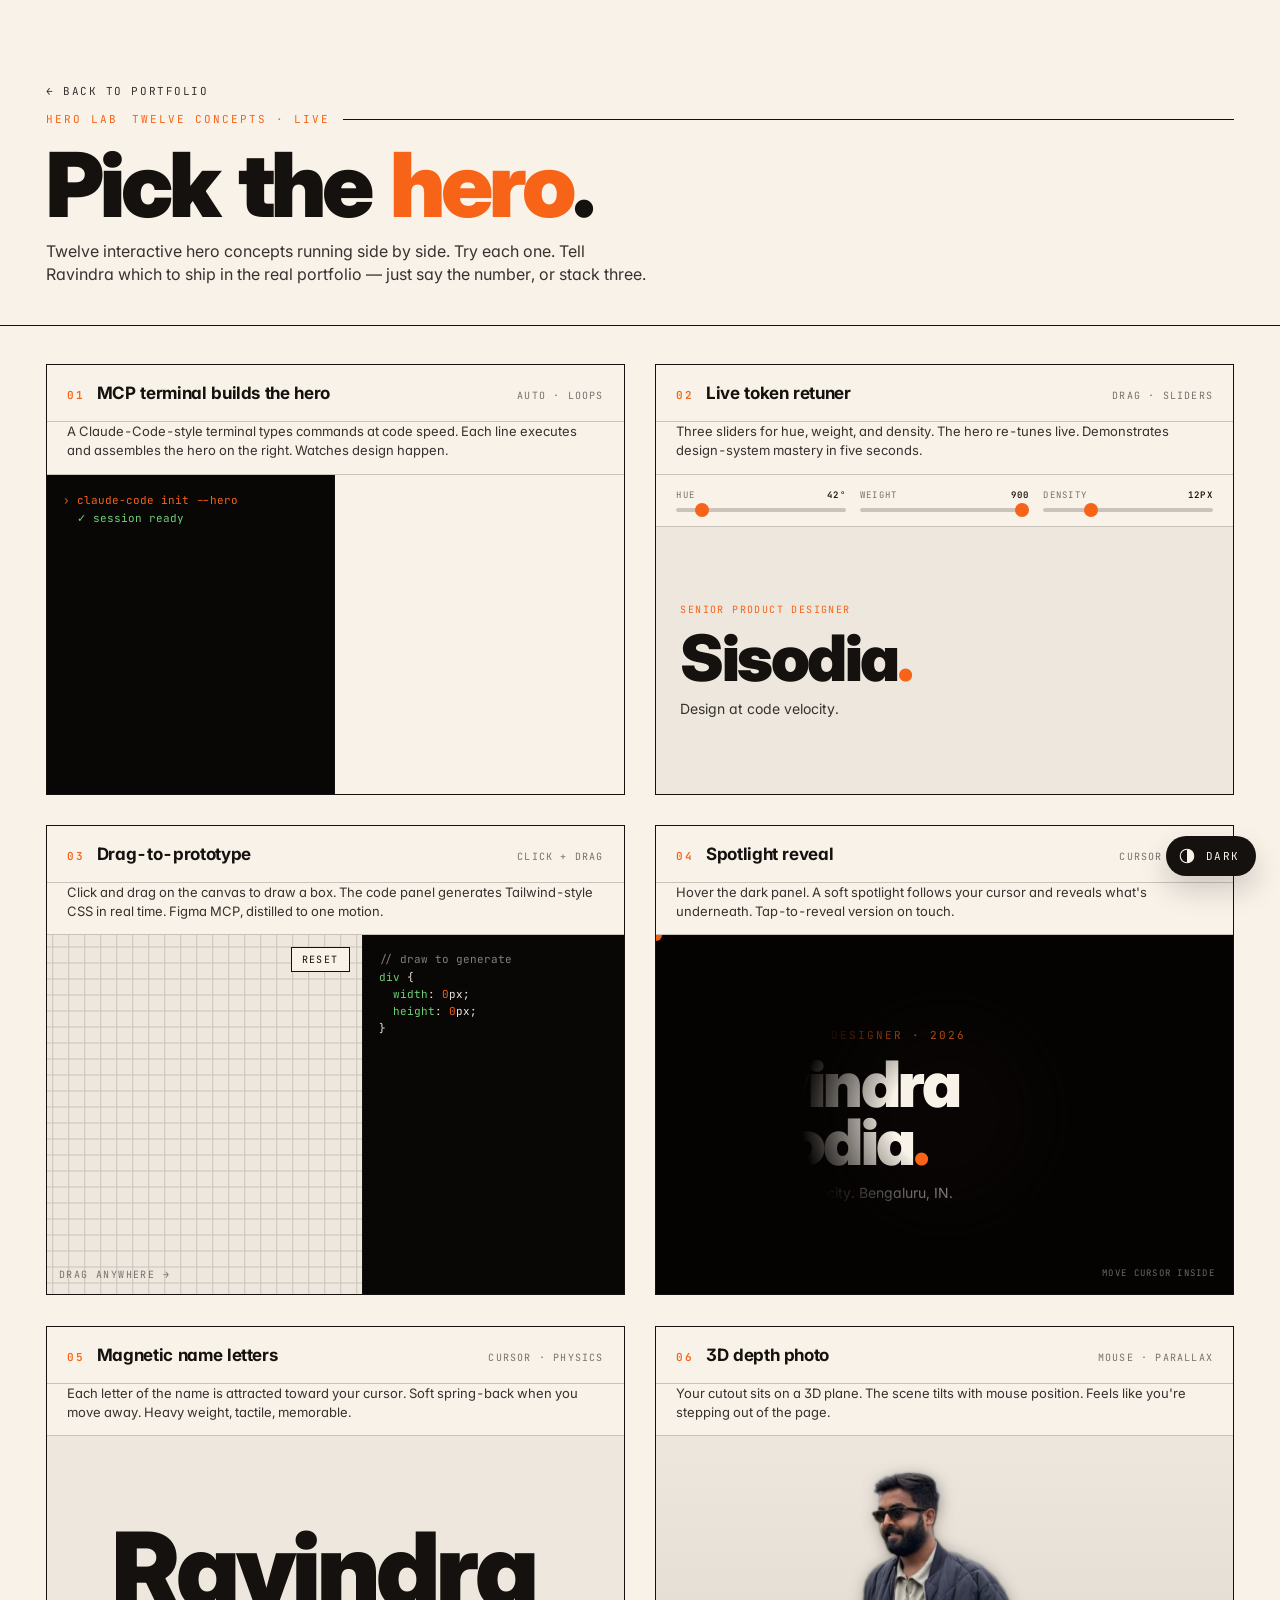
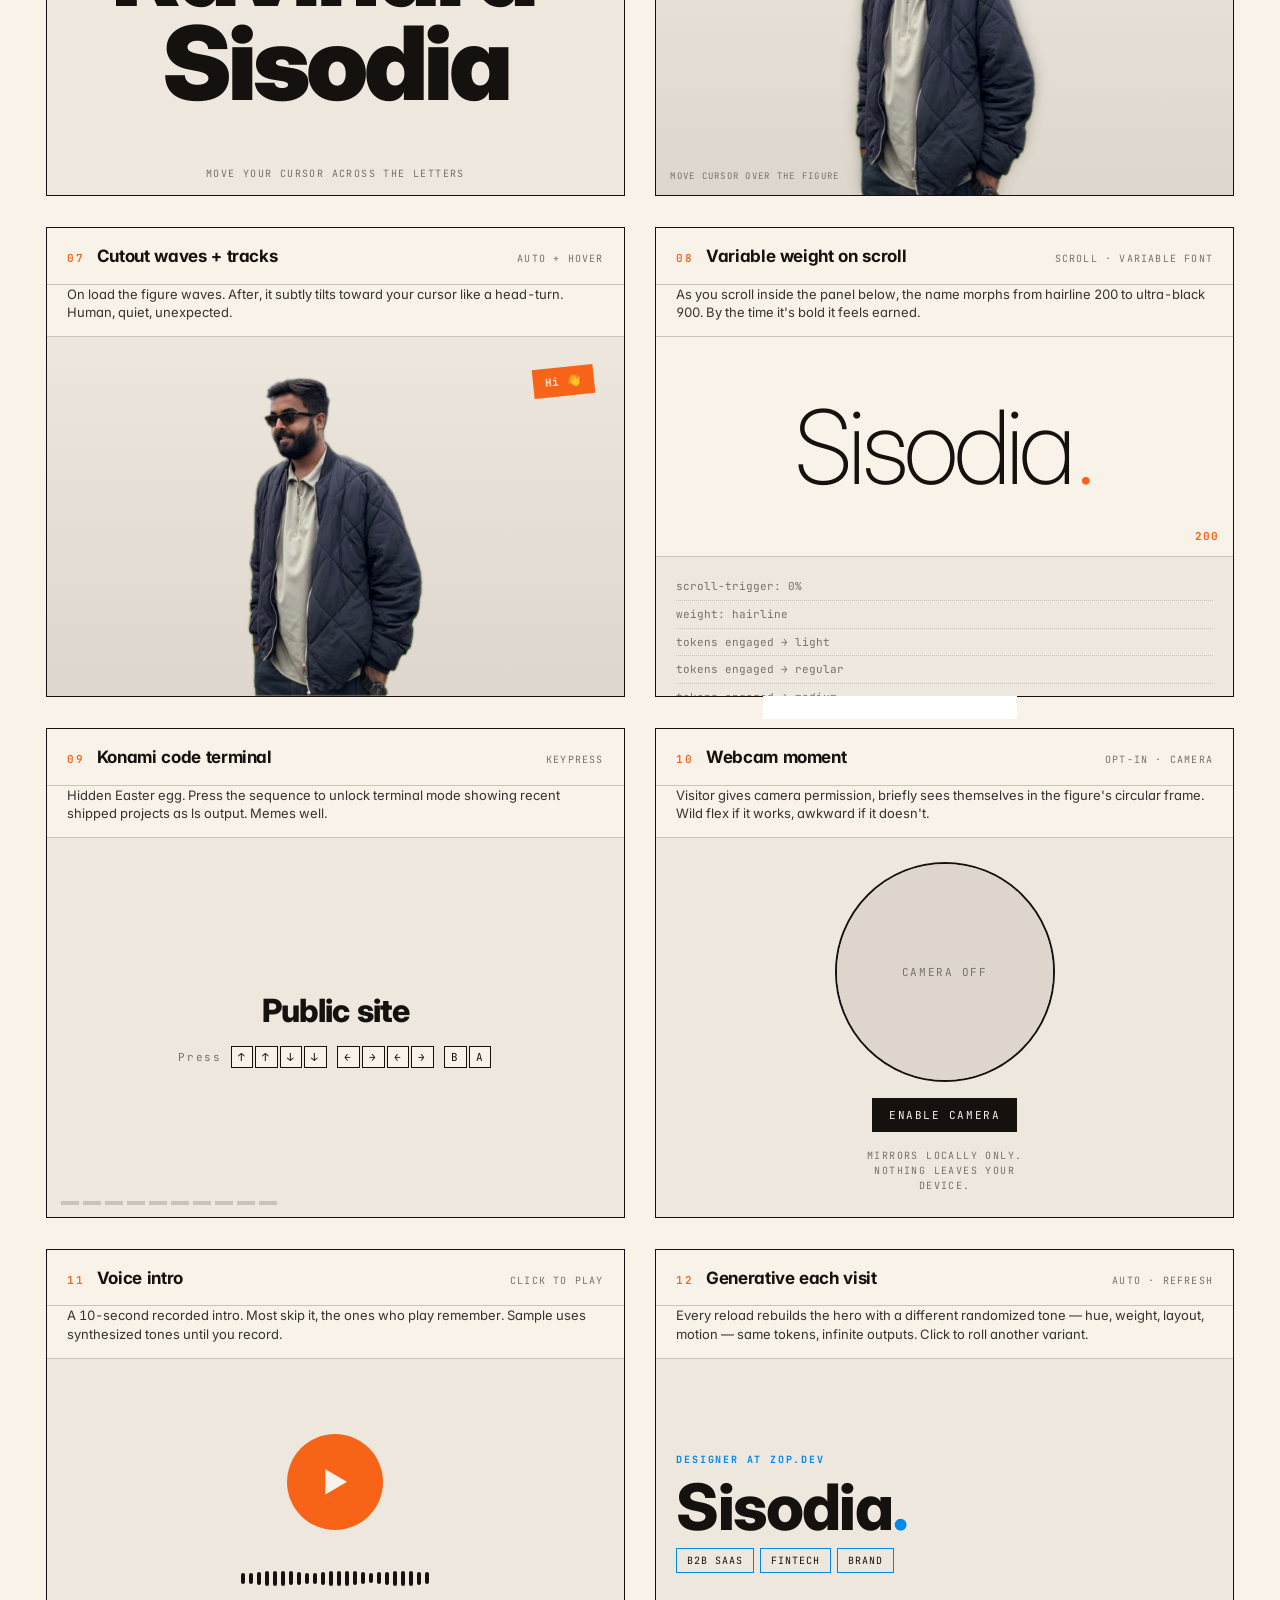
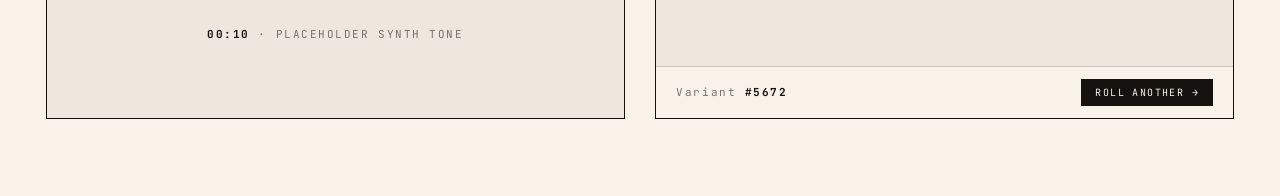
<file: lab.html>
<!DOCTYPE html>
<html lang="en">
<head>
  <meta charset="UTF-8">
  <meta name="viewport" content="width=device-width, initial-scale=1.0">
  <title>Hero Lab · 12 ideas · Ravindra Sisodia</title>
  <meta name="description" content="Twelve interactive hero concepts. Try each, pick a winner.">
  <link rel="preconnect" href="https://fonts.googleapis.com">
  <link rel="preconnect" href="https://fonts.gstatic.com" crossorigin>
  <link href="https://fonts.googleapis.com/css2?family=Inter:wght@100;200;300;400;500;600;700;800;900&family=JetBrains+Mono:wght@400;500;600&display=swap" rel="stylesheet">
  <link rel="stylesheet" href="styles.css">

  <style>
    body { font-feature-settings: "ss01", "cv11", "tnum"; }

    /* ----- lab shell ----- */
    .lab-head {
      padding: clamp(40px, 6vw, 80px) var(--gutter) clamp(24px, 3vw, 40px);
      max-width: var(--max);
      margin: 0 auto;
      border-bottom: 1px solid var(--ink);
    }
    .lab-head .lab-eye {
      font-family: var(--font-mono);
      font-size: 11px;
      letter-spacing: 0.18em;
      text-transform: uppercase;
      color: var(--orange);
      margin-bottom: 16px;
      display: flex;
      gap: 14px;
      align-items: center;
    }
    .lab-head .lab-eye::after {
      content: "";
      flex: 1;
      height: 1px;
      background: var(--ink);
    }
    .lab-head h1 {
      font-family: var(--font-display);
      font-weight: 900;
      font-size: clamp(48px, 7vw, 112px);
      line-height: 0.92;
      letter-spacing: -0.045em;
      color: var(--ink);
      margin: 0 0 14px;
    }
    .lab-head h1 em { color: var(--orange); font-style: normal; }
    .lab-head p {
      font-size: clamp(16px, 1.2vw, 20px);
      color: var(--ink-2);
      max-width: 60ch;
      line-height: 1.45;
    }
    .lab-head .lab-back {
      display: inline-flex;
      align-items: center;
      gap: 8px;
      font-family: var(--font-mono);
      font-size: 11px;
      letter-spacing: 0.14em;
      text-transform: uppercase;
      color: var(--ink-2);
      margin-bottom: 12px;
    }
    .lab-head .lab-back:hover { color: var(--orange); }

    .lab-grid {
      max-width: var(--max);
      margin: 0 auto;
      padding: clamp(24px, 3vw, 48px) var(--gutter) clamp(40px, 6vw, 100px);
      display: grid;
      grid-template-columns: repeat(2, minmax(0, 1fr));
      gap: clamp(20px, 2.4vw, 40px);
    }
    @media (max-width: 880px) { .lab-grid { grid-template-columns: 1fr; } }

    .demo {
      border: 1px solid var(--ink);
      background: var(--paper);
      display: flex;
      flex-direction: column;
      min-height: 420px;
      overflow: hidden;
    }
    .demo-head {
      padding: 16px 20px 14px;
      border-bottom: 1px solid var(--line);
      display: grid;
      grid-template-columns: auto 1fr auto;
      gap: 12px;
      align-items: baseline;
    }
    .demo-num {
      font-family: var(--font-mono);
      font-size: 11px;
      font-weight: 600;
      letter-spacing: 0.16em;
      color: var(--orange);
    }
    .demo-title {
      font-family: var(--font-display);
      font-size: clamp(17px, 1.3vw, 22px);
      font-weight: 700;
      letter-spacing: -0.02em;
      color: var(--ink);
    }
    .demo-tag {
      font-family: var(--font-mono);
      font-size: 10px;
      letter-spacing: 0.12em;
      text-transform: uppercase;
      color: var(--muted);
    }
    .demo-desc {
      padding: 0 20px 14px;
      font-size: 13px;
      line-height: 1.45;
      color: var(--ink-2);
    }
    .demo-stage {
      flex: 1;
      position: relative;
      border-top: 1px solid var(--line);
      background: var(--paper-2);
      overflow: hidden;
    }

    /* ===== D1 · MCP terminal builds the hero ===== */
    .d1-stage { display: grid; grid-template-columns: 1fr 1fr; gap: 0; height: 100%; min-height: 320px; }
    .d1-term {
      background: oklch(0.13 0.005 60);
      color: oklch(0.92 0.014 75);
      font-family: var(--font-mono);
      font-size: 11px;
      line-height: 1.7;
      padding: 16px;
      overflow: hidden;
      border-right: 1px solid var(--ink);
    }
    .d1-term .line { display: block; white-space: pre; }
    .d1-term .prompt { color: var(--orange); }
    .d1-term .ok { color: oklch(0.78 0.16 145); }
    .d1-term .cursor::after {
      content: "▌";
      animation: blink 0.9s step-end infinite;
      color: var(--orange);
    }
    @keyframes blink { 50% { opacity: 0; } }
    .d1-preview {
      position: relative;
      padding: 20px;
      display: flex;
      flex-direction: column;
      gap: 8px;
      background: var(--paper);
      overflow: hidden;
    }
    .d1-preview .d1-img {
      width: 80px;
      height: 110px;
      background: var(--paper-3);
      border: 1px solid var(--ink);
      opacity: 0;
      transition: opacity 0.5s var(--ease-quart);
      background-image: url('profile-cutout.png');
      background-size: cover;
      background-position: top center;
    }
    .d1-preview .d1-name {
      font-family: var(--font-display);
      font-weight: 900;
      font-size: 38px;
      line-height: 0.9;
      letter-spacing: -0.04em;
      color: var(--ink);
      opacity: 0;
      transform: translateY(6px);
      transition: opacity 0.5s var(--ease-quart), transform 0.6s var(--ease-quart);
    }
    .d1-preview .d1-accent {
      color: var(--ink);
      transition: color 0.4s var(--ease-quart);
    }
    .d1-preview .d1-marq {
      margin-top: 6px;
      padding: 6px 10px;
      background: var(--ink);
      color: var(--paper);
      font-family: var(--font-mono);
      font-size: 10px;
      letter-spacing: 0.14em;
      opacity: 0;
      transform: rotate(0deg);
      transition: opacity 0.5s var(--ease-quart), transform 0.7s var(--ease-quart);
    }
    .d1-on .d1-img { opacity: 1; }
    .d1-on-2 .d1-name { opacity: 1; transform: translateY(0); }
    .d1-on-3 .d1-accent { color: var(--orange); }
    .d1-on-4 .d1-marq { opacity: 1; transform: rotate(-6deg); }

    /* ===== D2 · token retuner ===== */
    .d2-stage { display: grid; grid-template-rows: auto 1fr; height: 100%; }
    .d2-controls {
      padding: 14px 20px;
      display: grid;
      grid-template-columns: repeat(3, 1fr);
      gap: 14px;
      border-bottom: 1px solid var(--line);
      background: var(--paper);
    }
    .d2-ctl { display: flex; flex-direction: column; gap: 6px; }
    .d2-ctl-label {
      font-family: var(--font-mono);
      font-size: 9px;
      letter-spacing: 0.14em;
      text-transform: uppercase;
      color: var(--muted);
      display: flex;
      justify-content: space-between;
    }
    .d2-ctl-val { color: var(--ink); font-weight: 600; }
    .d2-ctl input {
      width: 100%;
      -webkit-appearance: none;
      appearance: none;
      height: 4px;
      background: var(--line);
      border-radius: 2px;
      outline: none;
    }
    .d2-ctl input::-webkit-slider-thumb {
      -webkit-appearance: none;
      width: 14px; height: 14px;
      background: var(--orange);
      border-radius: 50%;
      cursor: pointer;
    }
    .d2-ctl input::-moz-range-thumb {
      width: 14px; height: 14px;
      background: var(--orange);
      border-radius: 50%;
      border: none;
      cursor: pointer;
    }
    .d2-preview {
      padding: 24px;
      display: flex;
      flex-direction: column;
      justify-content: center;
      gap: var(--d2-gap, 12px);
      background: var(--d2-paper, var(--paper-2));
      transition: background 0.3s ease, gap 0.3s ease;
    }
    .d2-eye {
      font-family: var(--font-mono);
      font-size: 10px;
      letter-spacing: 0.14em;
      text-transform: uppercase;
      color: var(--d2-accent, var(--orange));
    }
    .d2-name {
      font-family: var(--font-display);
      font-weight: var(--d2-weight, 700);
      font-size: clamp(40px, 5vw, 80px);
      letter-spacing: -0.04em;
      line-height: 0.9;
      color: var(--ink);
      transition: font-weight 0.05s linear;
    }
    .d2-name span { color: var(--d2-accent, var(--orange)); }
    .d2-line {
      font-size: 14px;
      color: var(--ink-2);
    }

    /* ===== D3 · drop-to-prototype ===== */
    .d3-stage { display: grid; grid-template-columns: 1.2fr 1fr; height: 100%; min-height: 320px; }
    .d3-canvas {
      position: relative;
      background:
        linear-gradient(var(--line) 1px, transparent 1px) center / 16px 16px,
        linear-gradient(90deg, var(--line) 1px, transparent 1px) center / 16px 16px,
        var(--paper-2);
      cursor: crosshair;
      overflow: hidden;
    }
    .d3-canvas .d3-box {
      position: absolute;
      background: var(--orange);
      border: 1px solid var(--ink);
    }
    .d3-canvas .d3-draft {
      position: absolute;
      background: oklch(0.68 0.197 42 / 0.4);
      border: 1px dashed var(--ink);
    }
    .d3-canvas-hint {
      position: absolute;
      bottom: 12px;
      left: 12px;
      font-family: var(--font-mono);
      font-size: 10px;
      letter-spacing: 0.14em;
      text-transform: uppercase;
      color: var(--muted);
      pointer-events: none;
    }
    .d3-code {
      background: oklch(0.13 0.005 60);
      color: oklch(0.92 0.014 75);
      padding: 16px;
      font-family: var(--font-mono);
      font-size: 11px;
      line-height: 1.55;
      border-left: 1px solid var(--ink);
      margin: 0;
      white-space: pre-wrap;
      overflow-y: auto;
    }
    .d3-code .k { color: oklch(0.78 0.16 145); }
    .d3-code .s { color: var(--orange); }
    .d3-code .c { color: oklch(0.6 0.01 75); }
    .d3-reset {
      position: absolute;
      top: 12px;
      right: 12px;
      padding: 5px 10px;
      font-family: var(--font-mono);
      font-size: 10px;
      letter-spacing: 0.14em;
      text-transform: uppercase;
      background: var(--paper);
      color: var(--ink);
      border: 1px solid var(--ink);
      cursor: pointer;
    }
    .d3-reset:hover { background: var(--orange); color: var(--paper); }

    /* ===== D4 · spotlight ===== */
    .d4-stage {
      background: oklch(0.12 0.008 60);
      color: var(--paper);
      cursor: none;
      position: relative;
      min-height: 360px;
    }
    .d4-mask {
      position: absolute; inset: 0;
      background: oklch(0.10 0.008 60);
      -webkit-mask-image: radial-gradient(circle 180px at var(--d4-x, 50%) var(--d4-y, 50%), transparent 30%, black 80%);
      mask-image: radial-gradient(circle 180px at var(--d4-x, 50%) var(--d4-y, 50%), transparent 30%, black 80%);
      pointer-events: none;
    }
    .d4-content {
      position: absolute; inset: 0;
      display: flex;
      flex-direction: column;
      justify-content: center;
      padding: 40px;
      gap: 12px;
    }
    .d4-eye {
      font-family: var(--font-mono);
      font-size: 11px;
      letter-spacing: 0.18em;
      text-transform: uppercase;
      color: var(--orange);
    }
    .d4-name {
      font-family: var(--font-display);
      font-weight: 900;
      font-size: clamp(40px, 5vw, 80px);
      letter-spacing: -0.04em;
      line-height: 0.9;
      color: var(--paper);
    }
    .d4-name span { color: var(--orange); }
    .d4-line {
      font-size: 14px;
      color: oklch(0.85 0.014 75 / 0.8);
      max-width: 32ch;
    }
    .d4-cursor {
      position: absolute;
      width: 12px; height: 12px;
      border-radius: 50%;
      background: var(--orange);
      transform: translate(-50%, -50%);
      pointer-events: none;
      mix-blend-mode: difference;
      z-index: 2;
    }
    .d4-hint {
      position: absolute;
      bottom: 14px;
      right: 18px;
      font-family: var(--font-mono);
      font-size: 9px;
      letter-spacing: 0.14em;
      text-transform: uppercase;
      color: oklch(0.85 0.014 75 / 0.5);
      pointer-events: none;
    }

    /* ===== D5 · magnetic name ===== */
    .d5-stage {
      display: flex;
      align-items: center;
      justify-content: center;
      padding: 40px;
      min-height: 320px;
    }
    .d5-name {
      font-family: var(--font-display);
      font-weight: 900;
      font-size: clamp(56px, 8vw, 120px);
      line-height: 0.92;
      letter-spacing: -0.04em;
      color: var(--ink);
      margin: 0;
      text-align: center;
    }
    .d5-name span {
      display: inline-block;
      transition: transform 0.4s cubic-bezier(0.2, 0.8, 0.2, 1), color 0.3s ease;
      will-change: transform;
    }
    .d5-name span.near { color: var(--orange); }
    .d5-hint {
      position: absolute;
      bottom: 14px;
      left: 50%;
      transform: translateX(-50%);
      font-family: var(--font-mono);
      font-size: 10px;
      letter-spacing: 0.14em;
      text-transform: uppercase;
      color: var(--muted);
    }

    /* ===== D6 · 3D depth photo ===== */
    .d6-stage {
      perspective: 1200px;
      display: flex;
      align-items: flex-end;
      justify-content: center;
      padding-bottom: 0;
      min-height: 360px;
      background: linear-gradient(180deg, var(--paper-2), var(--paper-3));
      overflow: hidden;
    }
    .d6-scene {
      position: relative;
      width: 80%;
      max-width: 240px;
      height: 320px;
      transform-style: preserve-3d;
      transition: transform 0.2s ease-out;
    }
    .d6-layer {
      position: absolute;
      inset: 0;
      display: flex;
      align-items: flex-end;
      justify-content: center;
    }
    .d6-layer img {
      max-height: 100%;
      object-fit: contain;
      object-position: bottom;
    }
    .d6-bg {
      transform: translateZ(-60px) scale(1.05);
      filter: blur(8px) opacity(0.5);
    }
    .d6-fg {
      transform: translateZ(40px);
    }
    .d6-shadow {
      position: absolute;
      bottom: 10px;
      left: 50%;
      width: 60%;
      height: 18px;
      background: radial-gradient(ellipse at center, oklch(0 0 0 / 0.3) 0%, transparent 70%);
      transform: translateX(-50%);
    }
    .d6-hint {
      position: absolute;
      bottom: 12px;
      left: 14px;
      font-family: var(--font-mono);
      font-size: 9px;
      letter-spacing: 0.14em;
      text-transform: uppercase;
      color: var(--muted);
    }

    /* ===== D7 · cutout waves + tracks ===== */
    .d7-stage {
      display: flex;
      align-items: flex-end;
      justify-content: center;
      min-height: 360px;
      background: linear-gradient(180deg, var(--paper-2), var(--paper-3));
      position: relative;
      overflow: hidden;
    }
    .d7-img {
      max-height: 320px;
      object-fit: contain;
      object-position: bottom;
      transform-origin: 50% 90%;
      transition: transform 0.3s cubic-bezier(0.2, 0.8, 0.2, 1);
    }
    .d7-stage.waving .d7-img {
      animation: d7-wave 1.6s cubic-bezier(0.4, 0, 0.2, 1) forwards;
    }
    @keyframes d7-wave {
      0%   { transform: rotate(0); }
      20%  { transform: rotate(-3deg); }
      45%  { transform: rotate(2deg); }
      70%  { transform: rotate(-1deg); }
      100% { transform: rotate(0); }
    }
    .d7-bubble {
      position: absolute;
      top: 30px;
      right: 30px;
      padding: 6px 12px;
      background: var(--orange);
      color: var(--paper);
      font-family: var(--font-mono);
      font-size: 11px;
      letter-spacing: 0.04em;
      font-weight: 600;
      transform: rotate(-6deg);
      opacity: 0;
      transition: opacity 0.4s var(--ease-quart);
    }
    .d7-stage.waving .d7-bubble { opacity: 1; }
    .d7-bubble::before {
      content: "";
      position: absolute;
      bottom: -6px;
      left: 16px;
      border: 6px solid transparent;
      border-top-color: var(--orange);
    }

    /* ===== D8 · variable weight scroll ===== */
    .d8-stage {
      display: grid;
      grid-template-rows: 1fr auto;
      min-height: 360px;
    }
    .d8-target {
      display: flex;
      align-items: center;
      justify-content: center;
      padding: 24px;
      background: var(--paper);
      position: relative;
    }
    .d8-name {
      font-family: var(--font-display);
      font-weight: var(--d8-w, 200);
      font-size: clamp(56px, 8vw, 120px);
      letter-spacing: -0.045em;
      line-height: 0.9;
      color: var(--ink);
      transition: font-weight 0.05s linear;
      text-align: center;
    }
    .d8-name span { color: var(--orange); }
    .d8-scroller {
      height: 140px;
      overflow-y: scroll;
      border-top: 1px solid var(--line);
      background: var(--paper-2);
      padding: 16px 20px;
    }
    .d8-scroller::-webkit-scrollbar { width: 8px; }
    .d8-scroller::-webkit-scrollbar-thumb { background: var(--orange); }
    .d8-scroller-inner {
      height: 800px;
      font-family: var(--font-mono);
      font-size: 11px;
      color: var(--muted);
      line-height: 1.7;
    }
    .d8-scroller-inner div { padding: 4px 0; border-bottom: 1px dotted var(--line); }
    .d8-meter {
      position: absolute;
      bottom: 12px;
      right: 14px;
      font-family: var(--font-mono);
      font-size: 11px;
      color: var(--orange);
      font-weight: 700;
      letter-spacing: 0.1em;
    }

    /* ===== D9 · konami terminal ===== */
    .d9-stage {
      display: flex;
      align-items: center;
      justify-content: center;
      padding: 32px;
      min-height: 360px;
      background: var(--paper-2);
      position: relative;
      transition: background 0.4s ease;
    }
    .d9-stage.unlocked {
      background: oklch(0.13 0.005 60);
      color: oklch(0.85 0.16 145);
    }
    .d9-normal {
      text-align: center;
      transition: opacity 0.3s ease;
    }
    .d9-normal h3 {
      font-family: var(--font-display);
      font-weight: 800;
      font-size: 32px;
      letter-spacing: -0.03em;
      color: var(--ink);
      margin: 0 0 8px;
    }
    .d9-hint {
      font-family: var(--font-mono);
      font-size: 11px;
      letter-spacing: 0.14em;
      color: var(--muted);
    }
    .d9-hint kbd {
      display: inline-block;
      padding: 2px 6px;
      background: var(--paper);
      border: 1px solid var(--ink);
      font-family: var(--font-mono);
      font-size: 11px;
      margin: 0 1px;
      color: var(--ink);
    }
    .d9-term {
      display: none;
      font-family: var(--font-mono);
      font-size: 12px;
      line-height: 1.7;
      color: oklch(0.85 0.16 145);
      width: 100%;
    }
    .d9-stage.unlocked .d9-normal { display: none; }
    .d9-stage.unlocked .d9-term { display: block; }
    .d9-term .ok { color: oklch(0.85 0.16 145); }
    .d9-term .accent { color: var(--orange); }
    .d9-term .muted { color: oklch(0.6 0.014 75); }
    .d9-progress {
      position: absolute;
      bottom: 12px;
      left: 14px;
      display: flex;
      gap: 4px;
    }
    .d9-progress span {
      width: 18px;
      height: 4px;
      background: var(--line);
    }
    .d9-progress span.on { background: var(--orange); }

    /* ===== D10 · webcam ===== */
    .d10-stage {
      display: flex;
      align-items: center;
      justify-content: center;
      flex-direction: column;
      gap: 16px;
      padding: 24px;
      min-height: 360px;
      background: var(--paper-2);
    }
    .d10-frame {
      width: 220px;
      height: 220px;
      border-radius: 50%;
      overflow: hidden;
      background: var(--paper-3);
      border: 2px solid var(--ink);
      position: relative;
      display: flex;
      align-items: center;
      justify-content: center;
    }
    .d10-frame video {
      width: 100%;
      height: 100%;
      object-fit: cover;
      transform: scaleX(-1);
    }
    .d10-frame .d10-placeholder {
      position: absolute;
      inset: 0;
      display: flex;
      align-items: center;
      justify-content: center;
      background: var(--paper-3);
      color: var(--muted);
      font-family: var(--font-mono);
      font-size: 11px;
      letter-spacing: 0.14em;
      text-transform: uppercase;
    }
    .d10-btn {
      padding: 9px 16px;
      font-family: var(--font-mono);
      font-size: 11px;
      letter-spacing: 0.14em;
      text-transform: uppercase;
      background: var(--ink);
      color: var(--paper);
      border: 1px solid var(--ink);
      cursor: pointer;
    }
    .d10-btn:hover { background: var(--orange); border-color: var(--orange); }
    .d10-cap {
      font-family: var(--font-mono);
      font-size: 10px;
      letter-spacing: 0.14em;
      text-transform: uppercase;
      color: var(--muted);
      text-align: center;
      max-width: 32ch;
    }
    .d10-frame.on .d10-placeholder { display: none; }

    /* ===== D11 · voice intro ===== */
    .d11-stage {
      display: flex;
      align-items: center;
      justify-content: center;
      flex-direction: column;
      gap: 20px;
      padding: 24px;
      min-height: 360px;
      background: var(--paper-2);
    }
    .d11-btn {
      width: 96px; height: 96px;
      border-radius: 50%;
      background: var(--orange);
      color: var(--paper);
      border: none;
      cursor: pointer;
      display: flex;
      align-items: center;
      justify-content: center;
      font-size: 28px;
      transition: transform 0.3s var(--ease-quart);
    }
    .d11-btn:hover { transform: scale(1.05); }
    .d11-btn.on { background: var(--ink); }
    .d11-wave {
      display: flex;
      align-items: center;
      gap: 4px;
      height: 56px;
    }
    .d11-wave span {
      display: inline-block;
      width: 4px;
      background: var(--ink);
      border-radius: 2px;
      height: 8px;
      transition: height 0.1s linear;
    }
    .d11-meta {
      font-family: var(--font-mono);
      font-size: 11px;
      letter-spacing: 0.14em;
      text-transform: uppercase;
      color: var(--muted);
      text-align: center;
    }
    .d11-meta strong { color: var(--ink); font-weight: 700; }

    /* ===== D12 · generative each visit ===== */
    .d12-stage {
      display: grid;
      grid-template-rows: 1fr auto;
      min-height: 360px;
    }
    .d12-canvas {
      padding: 20px;
      display: flex;
      flex-direction: column;
      justify-content: center;
      gap: 12px;
      transition: background 0.5s ease;
      background: var(--d12-bg, var(--paper-2));
    }
    .d12-eye {
      font-family: var(--font-mono);
      font-size: 10px;
      letter-spacing: 0.18em;
      text-transform: uppercase;
      color: var(--d12-accent, var(--orange));
      font-weight: 700;
    }
    .d12-name {
      font-family: var(--font-display);
      font-weight: var(--d12-weight, 900);
      font-size: clamp(40px, 5vw, 84px);
      letter-spacing: var(--d12-track, -0.04em);
      line-height: 0.88;
      color: var(--ink);
      font-style: var(--d12-style, normal);
      transition: font-weight 0.5s ease, letter-spacing 0.5s ease;
    }
    .d12-name .dot { color: var(--d12-accent, var(--orange)); }
    .d12-roles {
      display: flex;
      gap: 6px;
      flex-wrap: wrap;
    }
    .d12-role {
      padding: 4px 10px;
      border: 1px solid var(--ink);
      font-family: var(--font-mono);
      font-size: 10px;
      letter-spacing: 0.1em;
      text-transform: uppercase;
      color: var(--ink);
    }
    .d12-foot {
      padding: 12px 20px;
      border-top: 1px solid var(--line);
      display: flex;
      justify-content: space-between;
      align-items: center;
      background: var(--paper);
    }
    .d12-variant {
      font-family: var(--font-mono);
      font-size: 11px;
      letter-spacing: 0.14em;
      color: var(--muted);
    }
    .d12-variant strong { color: var(--ink); font-weight: 700; }
    .d12-refresh {
      padding: 7px 14px;
      font-family: var(--font-mono);
      font-size: 10px;
      letter-spacing: 0.14em;
      text-transform: uppercase;
      background: var(--ink);
      color: var(--paper);
      border: none;
      cursor: pointer;
    }
    .d12-refresh:hover { background: var(--orange); }
  </style>
</head>
<body>

  <button class="theme-toggle" id="themeToggle" aria-label="Toggle theme" title="Toggle theme (T)">
    <span class="icon" aria-hidden="true">
      <svg viewBox="0 0 24 24" fill="currentColor">
        <circle cx="12" cy="12" r="9" fill="none" stroke="currentColor" stroke-width="1.5"/>
        <path d="M12 3 A9 9 0 0 1 12 21 Z"/>
      </svg>
    </span>
    <span class="lbl-dark">Dark</span>
    <span class="lbl-light">Light</span>
  </button>

  <header class="lab-head">
    <a href="index.html" class="lab-back">← Back to portfolio</a>
    <div class="lab-eye"><span>Hero Lab</span><span>Twelve concepts · live</span></div>
    <h1>Pick the <em>hero</em>.</h1>
    <p>Twelve interactive hero concepts running side by side. Try each one. Tell Ravindra which to ship in the real portfolio — just say the number, or stack three.</p>
  </header>

  <main class="lab-grid">

    <!-- D1 -->
    <article class="demo" id="d1">
      <header class="demo-head">
        <span class="demo-num">01</span>
        <span class="demo-title">MCP terminal builds the hero</span>
        <span class="demo-tag">Auto · loops</span>
      </header>
      <p class="demo-desc">A Claude-Code-style terminal types commands at code speed. Each line executes and assembles the hero on the right. Watches design happen.</p>
      <div class="demo-stage d1-stage" id="d1-stage">
        <div class="d1-term" id="d1-term"></div>
        <div class="d1-preview" id="d1-preview">
          <div class="d1-img"></div>
          <div class="d1-name">Ravindra<br>Sisodia<span class="d1-accent">.</span></div>
          <div class="d1-marq">Available 2026 → Design + Code →</div>
        </div>
      </div>
    </article>

    <!-- D2 -->
    <article class="demo" id="d2">
      <header class="demo-head">
        <span class="demo-num">02</span>
        <span class="demo-title">Live token retuner</span>
        <span class="demo-tag">Drag · sliders</span>
      </header>
      <p class="demo-desc">Three sliders for hue, weight, and density. The hero re-tunes live. Demonstrates design-system mastery in five seconds.</p>
      <div class="demo-stage d2-stage" id="d2-stage">
        <div class="d2-controls">
          <div class="d2-ctl">
            <div class="d2-ctl-label"><span>Hue</span><span class="d2-ctl-val" id="d2-hue-v">42°</span></div>
            <input type="range" id="d2-hue" min="0" max="360" value="42">
          </div>
          <div class="d2-ctl">
            <div class="d2-ctl-label"><span>Weight</span><span class="d2-ctl-val" id="d2-weight-v">900</span></div>
            <input type="range" id="d2-weight" min="100" max="900" value="900" step="50">
          </div>
          <div class="d2-ctl">
            <div class="d2-ctl-label"><span>Density</span><span class="d2-ctl-val" id="d2-density-v">12px</span></div>
            <input type="range" id="d2-density" min="2" max="40" value="12">
          </div>
        </div>
        <div class="d2-preview" id="d2-preview">
          <span class="d2-eye">Senior Product Designer</span>
          <div class="d2-name">Sisodia<span>.</span></div>
          <div class="d2-line">Design at code velocity.</div>
        </div>
      </div>
    </article>

    <!-- D3 -->
    <article class="demo" id="d3">
      <header class="demo-head">
        <span class="demo-num">03</span>
        <span class="demo-title">Drag-to-prototype</span>
        <span class="demo-tag">Click + drag</span>
      </header>
      <p class="demo-desc">Click and drag on the canvas to draw a box. The code panel generates Tailwind-style CSS in real time. Figma MCP, distilled to one motion.</p>
      <div class="demo-stage d3-stage" id="d3-stage">
        <div class="d3-canvas" id="d3-canvas">
          <button class="d3-reset" id="d3-reset">Reset</button>
          <div class="d3-canvas-hint">Drag anywhere →</div>
        </div>
        <pre class="d3-code" id="d3-code"><span class="c">// draw to generate</span>
<span class="k">div</span> {
  <span class="k">width</span>: <span class="s">0</span>px;
  <span class="k">height</span>: <span class="s">0</span>px;
}</pre>
      </div>
    </article>

    <!-- D4 -->
    <article class="demo" id="d4">
      <header class="demo-head">
        <span class="demo-num">04</span>
        <span class="demo-title">Spotlight reveal</span>
        <span class="demo-tag">Cursor · mask</span>
      </header>
      <p class="demo-desc">Hover the dark panel. A soft spotlight follows your cursor and reveals what's underneath. Tap-to-reveal version on touch.</p>
      <div class="demo-stage d4-stage" id="d4-stage">
        <div class="d4-content">
          <span class="d4-eye">Senior Product Designer · 2026</span>
          <div class="d4-name">Ravindra<br>Sisodia<span>.</span></div>
          <p class="d4-line">Design at code velocity. Bengaluru, IN.</p>
        </div>
        <div class="d4-mask" id="d4-mask"></div>
        <span class="d4-cursor" id="d4-cursor"></span>
        <span class="d4-hint">Move cursor inside</span>
      </div>
    </article>

    <!-- D5 -->
    <article class="demo" id="d5">
      <header class="demo-head">
        <span class="demo-num">05</span>
        <span class="demo-title">Magnetic name letters</span>
        <span class="demo-tag">Cursor · physics</span>
      </header>
      <p class="demo-desc">Each letter of the name is attracted toward your cursor. Soft spring-back when you move away. Heavy weight, tactile, memorable.</p>
      <div class="demo-stage d5-stage" id="d5-stage">
        <h2 class="d5-name" id="d5-name">Ravindra Sisodia</h2>
        <span class="d5-hint">Move your cursor across the letters</span>
      </div>
    </article>

    <!-- D6 -->
    <article class="demo" id="d6">
      <header class="demo-head">
        <span class="demo-num">06</span>
        <span class="demo-title">3D depth photo</span>
        <span class="demo-tag">Mouse · parallax</span>
      </header>
      <p class="demo-desc">Your cutout sits on a 3D plane. The scene tilts with mouse position. Feels like you're stepping out of the page.</p>
      <div class="demo-stage d6-stage" id="d6-stage">
        <div class="d6-scene" id="d6-scene">
          <div class="d6-layer d6-bg"><img src="profile-cutout.png" alt=""></div>
          <div class="d6-layer d6-fg"><img src="profile-cutout.png" alt="Ravindra Sisodia"></div>
        </div>
        <span class="d6-hint">Move cursor over the figure</span>
      </div>
    </article>

    <!-- D7 -->
    <article class="demo" id="d7">
      <header class="demo-head">
        <span class="demo-num">07</span>
        <span class="demo-title">Cutout waves + tracks</span>
        <span class="demo-tag">Auto + hover</span>
      </header>
      <p class="demo-desc">On load the figure waves. After, it subtly tilts toward your cursor like a head-turn. Human, quiet, unexpected.</p>
      <div class="demo-stage d7-stage waving" id="d7-stage">
        <img class="d7-img" id="d7-img" src="profile-cutout.png" alt="Ravindra Sisodia">
        <span class="d7-bubble">Hi 👋</span>
      </div>
    </article>

    <!-- D8 -->
    <article class="demo" id="d8">
      <header class="demo-head">
        <span class="demo-num">08</span>
        <span class="demo-title">Variable weight on scroll</span>
        <span class="demo-tag">Scroll · variable font</span>
      </header>
      <p class="demo-desc">As you scroll inside the panel below, the name morphs from hairline 200 to ultra-black 900. By the time it's bold it feels earned.</p>
      <div class="demo-stage d8-stage" id="d8-stage">
        <div class="d8-target">
          <h2 class="d8-name" id="d8-name">Sisodia<span>.</span></h2>
          <span class="d8-meter" id="d8-meter">200</span>
        </div>
        <div class="d8-scroller" id="d8-scroller">
          <div class="d8-scroller-inner">
            <div>scroll-trigger: 0%</div><div>weight: hairline</div>
            <div>tokens engaged → light</div><div>tokens engaged → regular</div>
            <div>tokens engaged → medium</div><div>tokens engaged → semibold</div>
            <div>tokens engaged → bold</div><div>tokens engaged → extrabold</div>
            <div>scroll-trigger: 100%</div><div>weight: 900</div>
            <div>variable font: Inter</div><div>axis: wght</div>
            <div>range: 200 → 900</div><div>tactile: yes</div>
            <div>scroll-trigger: bottom</div><div>complete</div>
            <div>complete</div><div>complete</div><div>complete</div><div>complete</div>
            <div>complete</div><div>complete</div><div>complete</div><div>complete</div>
          </div>
        </div>
      </div>
    </article>

    <!-- D9 -->
    <article class="demo" id="d9">
      <header class="demo-head">
        <span class="demo-num">09</span>
        <span class="demo-title">Konami code terminal</span>
        <span class="demo-tag">Keypress</span>
      </header>
      <p class="demo-desc">Hidden Easter egg. Press the sequence to unlock terminal mode showing recent shipped projects as ls output. Memes well.</p>
      <div class="demo-stage d9-stage" id="d9-stage">
        <div class="d9-normal">
          <h3>Public site</h3>
          <span class="d9-hint">
            Press
            <kbd>↑</kbd><kbd>↑</kbd><kbd>↓</kbd><kbd>↓</kbd>
            <kbd>←</kbd><kbd>→</kbd><kbd>←</kbd><kbd>→</kbd>
            <kbd>B</kbd><kbd>A</kbd>
          </span>
        </div>
        <div class="d9-term" id="d9-term">
<span class="ok">$</span> ls -la ./shipped/ <span class="accent">--year=2025</span>
<span class="muted">total 7</span>
drwxr-xr-x  brand-kit.html        <span class="accent">29 templates</span>
drwxr-xr-x  zopdev-homepage.html  <span class="accent">v1.5</span>
drwxr-xr-x  recommendation        <span class="accent">$53.5K+ saved</span>
drwxr-xr-x  onboarding            <span class="accent">65% faster</span>
drwxr-xr-x  design-system         <span class="accent">20+ modules</span>
drwxr-xr-x  banking-ux            <span class="accent">M+ users</span>
drwxr-xr-x  design-in-code        <span class="accent">days → mins</span>

<span class="ok">$</span> whoami
<span class="muted">ravindra@bengaluru ~ %</span> <span class="accent">sr. product designer</span>
<span class="muted">availability:</span> <span class="accent">open · 2026</span>
        </div>
        <div class="d9-progress" id="d9-progress">
          <span></span><span></span><span></span><span></span><span></span>
          <span></span><span></span><span></span><span></span><span></span>
        </div>
      </div>
    </article>

    <!-- D10 -->
    <article class="demo" id="d10">
      <header class="demo-head">
        <span class="demo-num">10</span>
        <span class="demo-title">Webcam moment</span>
        <span class="demo-tag">Opt-in · camera</span>
      </header>
      <p class="demo-desc">Visitor gives camera permission, briefly sees themselves in the figure's circular frame. Wild flex if it works, awkward if it doesn't.</p>
      <div class="demo-stage d10-stage" id="d10-stage">
        <div class="d10-frame" id="d10-frame">
          <video id="d10-video" autoplay muted playsinline></video>
          <div class="d10-placeholder">Camera off</div>
        </div>
        <button class="d10-btn" id="d10-btn">Enable camera</button>
        <span class="d10-cap">Mirrors locally only. Nothing leaves your device.</span>
      </div>
    </article>

    <!-- D11 -->
    <article class="demo" id="d11">
      <header class="demo-head">
        <span class="demo-num">11</span>
        <span class="demo-title">Voice intro</span>
        <span class="demo-tag">Click to play</span>
      </header>
      <p class="demo-desc">A 10-second recorded intro. Most skip it, the ones who play remember. Sample uses synthesized tones until you record.</p>
      <div class="demo-stage d11-stage" id="d11-stage">
        <button class="d11-btn" id="d11-btn" aria-label="Play intro">▶</button>
        <div class="d11-wave" id="d11-wave">
          <span></span><span></span><span></span><span></span><span></span>
          <span></span><span></span><span></span><span></span><span></span>
          <span></span><span></span><span></span><span></span><span></span>
          <span></span><span></span><span></span><span></span><span></span>
          <span></span><span></span><span></span><span></span>
        </div>
        <span class="d11-meta"><strong>00:10</strong> · placeholder synth tone</span>
      </div>
    </article>

    <!-- D12 -->
    <article class="demo" id="d12">
      <header class="demo-head">
        <span class="demo-num">12</span>
        <span class="demo-title">Generative each visit</span>
        <span class="demo-tag">Auto · refresh</span>
      </header>
      <p class="demo-desc">Every reload rebuilds the hero with a different randomized tone — hue, weight, layout, motion — same tokens, infinite outputs. Click to roll another variant.</p>
      <div class="demo-stage d12-stage" id="d12-stage">
        <div class="d12-canvas" id="d12-canvas">
          <span class="d12-eye" id="d12-eye">Sr. Product Designer</span>
          <div class="d12-name" id="d12-name">Sisodia<span class="dot">.</span></div>
          <div class="d12-roles" id="d12-roles">
            <span class="d12-role">Figma MCP</span>
            <span class="d12-role">Claude Code</span>
            <span class="d12-role">Design Systems</span>
          </div>
        </div>
        <div class="d12-foot">
          <span class="d12-variant">Variant <strong id="d12-variant">#0001</strong></span>
          <button class="d12-refresh" id="d12-refresh">Roll another →</button>
        </div>
      </div>
    </article>

  </main>

  <script src="scripts.js"></script>
  <script>
    /* ============= D1 · MCP terminal ============= */
    (function () {
      const term = document.getElementById('d1-term');
      const preview = document.getElementById('d1-preview');
      const wait = (ms) => new Promise(r => setTimeout(r, ms));

      const seq = [
        { cmd: "claude-code init --hero", out: "✓ session ready" },
        { cmd: "load profile-cutout.png", out: "✓ 239 × 429", stage: 1 },
        { cmd: "set --name 'Ravindra Sisodia'",  out: "✓ inter-900", stage: 2 },
        { cmd: "apply tokens.accent.orange", out: "✓ oklch(0.68 0.197 42)", stage: 3 },
        { cmd: "rotate marquee -5deg", out: "✓ marquee.diag()", stage: 4 },
        { cmd: "ship", out: "✓ deployed" },
      ];

      async function typeLine(text, cls = '') {
        const line = document.createElement('span');
        line.className = 'line ' + cls;
        term.appendChild(line);
        for (let i = 0; i < text.length; i++) {
          line.textContent = text.slice(0, i + 1);
          await wait(18 + Math.random() * 16);
        }
      }

      async function run() {
        term.innerHTML = '';
        preview.classList.remove('d1-on', 'd1-on-2', 'd1-on-3', 'd1-on-4');
        for (const step of seq) {
          await typeLine('› ' + step.cmd, 'prompt');
          await wait(280);
          await typeLine('  ' + step.out, 'ok');
          if (step.stage === 1) preview.classList.add('d1-on');
          if (step.stage === 2) preview.classList.add('d1-on-2');
          if (step.stage === 3) preview.classList.add('d1-on-3');
          if (step.stage === 4) preview.classList.add('d1-on-4');
          await wait(540);
        }
        await wait(2400);
        run();
      }
      run();
    })();

    /* ============= D2 · token retuner ============= */
    (function () {
      const hueIn = document.getElementById('d2-hue');
      const weightIn = document.getElementById('d2-weight');
      const densityIn = document.getElementById('d2-density');
      const hueV = document.getElementById('d2-hue-v');
      const weightV = document.getElementById('d2-weight-v');
      const densityV = document.getElementById('d2-density-v');
      const stage = document.getElementById('d2-preview');

      function apply() {
        const h = hueIn.value;
        const w = weightIn.value;
        const d = densityIn.value;
        stage.style.setProperty('--d2-accent', `oklch(0.68 0.197 ${h})`);
        stage.style.setProperty('--d2-weight', w);
        stage.style.setProperty('--d2-gap', d + 'px');
        hueV.textContent = h + '°';
        weightV.textContent = w;
        densityV.textContent = d + 'px';
      }
      [hueIn, weightIn, densityIn].forEach(el => el.addEventListener('input', apply));
      apply();
    })();

    /* ============= D3 · drag-to-prototype ============= */
    (function () {
      const canvas = document.getElementById('d3-canvas');
      const code = document.getElementById('d3-code');
      const reset = document.getElementById('d3-reset');
      let dragging = false, sx = 0, sy = 0, draft = null;

      function rect() { return canvas.getBoundingClientRect(); }

      canvas.addEventListener('mousedown', (e) => {
        if (e.target === reset) return;
        const r = rect();
        sx = e.clientX - r.left;
        sy = e.clientY - r.top;
        draft = document.createElement('div');
        draft.className = 'd3-draft';
        draft.style.left = sx + 'px';
        draft.style.top = sy + 'px';
        draft.style.width = '0px';
        draft.style.height = '0px';
        canvas.appendChild(draft);
        dragging = true;
        e.preventDefault();
      });

      canvas.addEventListener('mousemove', (e) => {
        if (!dragging || !draft) return;
        const r = rect();
        const cx = e.clientX - r.left;
        const cy = e.clientY - r.top;
        const x = Math.min(sx, cx);
        const y = Math.min(sy, cy);
        const w = Math.abs(cx - sx);
        const h = Math.abs(cy - sy);
        draft.style.left = x + 'px';
        draft.style.top = y + 'px';
        draft.style.width = w + 'px';
        draft.style.height = h + 'px';
        renderCode(w, h, x, y);
      });

      function renderCode(w, h, x, y) {
        const ww = Math.round(w);
        const hh = Math.round(h);
        const px = Math.round(x);
        const py = Math.round(y);
        code.innerHTML = `<span class="c">// generated</span>
<span class="k">div</span> {
  <span class="k">width</span>: <span class="s">${ww}</span>px;
  <span class="k">height</span>: <span class="s">${hh}</span>px;
  <span class="k">background</span>: <span class="s">var(--orange)</span>;
  <span class="k">transform</span>: <span class="s">translate(${px}px, ${py}px)</span>;
}

<span class="c">// tailwind</span>
&lt;<span class="k">div</span> <span class="k">class</span>=<span class="s">"w-[${ww}px] h-[${hh}px] bg-orange"</span>/&gt;`;
      }

      window.addEventListener('mouseup', () => {
        if (!dragging || !draft) return;
        draft.classList.remove('d3-draft');
        draft.classList.add('d3-box');
        draft = null;
        dragging = false;
      });

      reset.addEventListener('click', (e) => {
        e.stopPropagation();
        canvas.querySelectorAll('.d3-box, .d3-draft').forEach(el => el.remove());
        code.innerHTML = `<span class="c">// draw to generate</span>
<span class="k">div</span> {
  <span class="k">width</span>: <span class="s">0</span>px;
  <span class="k">height</span>: <span class="s">0</span>px;
}`;
      });
    })();

    /* ============= D4 · spotlight ============= */
    (function () {
      const stage = document.getElementById('d4-stage');
      const cursor = document.getElementById('d4-cursor');
      stage.addEventListener('mousemove', (e) => {
        const r = stage.getBoundingClientRect();
        const x = e.clientX - r.left;
        const y = e.clientY - r.top;
        stage.style.setProperty('--d4-x', x + 'px');
        stage.style.setProperty('--d4-y', y + 'px');
        cursor.style.left = x + 'px';
        cursor.style.top = y + 'px';
      });
    })();

    /* ============= D5 · magnetic name ============= */
    (function () {
      const stage = document.getElementById('d5-stage');
      const name = document.getElementById('d5-name');
      const text = name.textContent;
      name.innerHTML = '';
      [...text].forEach((ch) => {
        const span = document.createElement('span');
        span.textContent = ch === ' ' ? ' ' : ch;
        name.appendChild(span);
      });
      const spans = name.querySelectorAll('span');

      stage.addEventListener('mousemove', (e) => {
        spans.forEach((s) => {
          const r = s.getBoundingClientRect();
          const cx = r.left + r.width / 2;
          const cy = r.top + r.height / 2;
          const dx = e.clientX - cx;
          const dy = e.clientY - cy;
          const dist = Math.hypot(dx, dy);
          if (dist < 110) {
            const force = (110 - dist) / 110;
            s.style.transform = `translate(${dx * force * 0.45}px, ${dy * force * 0.45}px) scale(${1 + force * 0.16})`;
            s.classList.add('near');
          } else {
            s.style.transform = '';
            s.classList.remove('near');
          }
        });
      });
      stage.addEventListener('mouseleave', () => {
        spans.forEach((s) => { s.style.transform = ''; s.classList.remove('near'); });
      });
    })();

    /* ============= D6 · 3D depth photo ============= */
    (function () {
      const stage = document.getElementById('d6-stage');
      const scene = document.getElementById('d6-scene');
      stage.addEventListener('mousemove', (e) => {
        const r = stage.getBoundingClientRect();
        const px = (e.clientX - r.left) / r.width;
        const py = (e.clientY - r.top) / r.height;
        const rx = (0.5 - py) * 16;
        const ry = (px - 0.5) * 22;
        scene.style.transform = `rotateX(${rx}deg) rotateY(${ry}deg)`;
      });
      stage.addEventListener('mouseleave', () => {
        scene.style.transform = '';
      });
    })();

    /* ============= D7 · cutout waves + tracks ============= */
    (function () {
      const stage = document.getElementById('d7-stage');
      const img = document.getElementById('d7-img');
      // initial wave already playing via .waving class
      setTimeout(() => stage.classList.remove('waving'), 1700);

      stage.addEventListener('mousemove', (e) => {
        const r = stage.getBoundingClientRect();
        const px = (e.clientX - r.left) / r.width;
        const tilt = (px - 0.5) * 8;
        img.style.transform = `rotate(${tilt}deg)`;
      });
      stage.addEventListener('mouseleave', () => { img.style.transform = ''; });

      // periodic re-wave every 12 seconds
      setInterval(() => {
        if (stage.matches(':hover')) return;
        stage.classList.add('waving');
        setTimeout(() => stage.classList.remove('waving'), 1700);
      }, 12000);
    })();

    /* ============= D8 · variable weight on scroll ============= */
    (function () {
      const scroller = document.getElementById('d8-scroller');
      const target = document.getElementById('d8-stage');
      const meter = document.getElementById('d8-meter');
      scroller.addEventListener('scroll', () => {
        const max = scroller.scrollHeight - scroller.clientHeight;
        const p = max > 0 ? scroller.scrollTop / max : 0;
        const w = Math.round(200 + p * 700);
        const weight = Math.min(900, Math.max(200, w));
        target.style.setProperty('--d8-w', weight);
        meter.textContent = weight;
      });
    })();

    /* ============= D9 · konami code ============= */
    (function () {
      const stage = document.getElementById('d9-stage');
      const progress = document.getElementById('d9-progress').children;
      const seq = ['ArrowUp','ArrowUp','ArrowDown','ArrowDown','ArrowLeft','ArrowRight','ArrowLeft','ArrowRight','b','a'];
      let i = 0;
      function reset() {
        i = 0;
        Array.from(progress).forEach(s => s.classList.remove('on'));
      }
      window.addEventListener('keydown', (e) => {
        // only listen when this panel is on screen
        const r = stage.getBoundingClientRect();
        if (r.bottom < 0 || r.top > window.innerHeight) return;
        const k = e.key.toLowerCase();
        if (k === seq[i].toLowerCase() || k === seq[i]) {
          progress[i].classList.add('on');
          i++;
          if (i === seq.length) {
            stage.classList.add('unlocked');
            setTimeout(reset, 200);
          }
        } else {
          reset();
        }
      });
      // also expose click-to-reset
      stage.addEventListener('dblclick', () => {
        stage.classList.remove('unlocked');
        reset();
      });
    })();

    /* ============= D10 · webcam ============= */
    (function () {
      const btn = document.getElementById('d10-btn');
      const video = document.getElementById('d10-video');
      const frame = document.getElementById('d10-frame');
      let stream = null;
      btn.addEventListener('click', async () => {
        if (stream) {
          stream.getTracks().forEach(t => t.stop());
          stream = null;
          video.srcObject = null;
          frame.classList.remove('on');
          btn.textContent = 'Enable camera';
          return;
        }
        try {
          stream = await navigator.mediaDevices.getUserMedia({ video: { facingMode: 'user' }, audio: false });
          video.srcObject = stream;
          frame.classList.add('on');
          btn.textContent = 'Stop camera';
        } catch (err) {
          btn.textContent = 'Permission denied';
          setTimeout(() => btn.textContent = 'Enable camera', 1800);
        }
      });
    })();

    /* ============= D11 · voice intro (synth tone placeholder) ============= */
    (function () {
      const btn = document.getElementById('d11-btn');
      const wave = document.getElementById('d11-wave');
      const bars = wave.querySelectorAll('span');
      let ctx = null, osc = null, gain = null, analyser = null, raf = null, playing = false;
      let stopAt = 0;

      function animate() {
        const t = performance.now() / 200;
        bars.forEach((b, i) => {
          const v = Math.abs(Math.sin(t + i * 0.4)) * (playing ? 1 : 0.12);
          b.style.height = (10 + v * 42) + 'px';
        });
        raf = requestAnimationFrame(animate);
      }
      animate();

      btn.addEventListener('click', () => {
        if (playing) {
          if (osc) osc.stop();
          playing = false;
          btn.textContent = '▶';
          btn.classList.remove('on');
          return;
        }
        ctx = ctx || new (window.AudioContext || window.webkitAudioContext)();
        osc = ctx.createOscillator();
        gain = ctx.createGain();
        osc.type = 'sine';
        // play a little melody of tones
        const start = ctx.currentTime;
        const notes = [220, 247, 277, 294, 330, 349, 392, 440];
        notes.forEach((f, i) => osc.frequency.setValueAtTime(f, start + i * 1.0));
        gain.gain.setValueAtTime(0.0001, start);
        gain.gain.exponentialRampToValueAtTime(0.12, start + 0.05);
        gain.gain.exponentialRampToValueAtTime(0.0001, start + 9.95);
        osc.connect(gain).connect(ctx.destination);
        osc.start(start);
        osc.stop(start + 10);
        playing = true;
        btn.textContent = '■';
        btn.classList.add('on');
        osc.onended = () => {
          playing = false;
          btn.textContent = '▶';
          btn.classList.remove('on');
        };
      });
    })();

    /* ============= D12 · generative each visit ============= */
    (function () {
      const canvas = document.getElementById('d12-canvas');
      const name = document.getElementById('d12-name');
      const variant = document.getElementById('d12-variant');
      const refresh = document.getElementById('d12-refresh');
      const eye = document.getElementById('d12-eye');
      const roles = document.getElementById('d12-roles');

      const palettes = [
        { bg: 'oklch(0.965 0.014 75)', accent: 'oklch(0.68 0.197 42)' },
        { bg: 'oklch(0.93 0.014 75)',  accent: 'oklch(0.62 0.18 250)' },
        { bg: 'oklch(0.88 0.016 75)',  accent: 'oklch(0.58 0.18 145)' },
        { bg: 'oklch(0.18 0.009 60)',  accent: 'oklch(0.78 0.16 42)' },
        { bg: 'oklch(0.92 0.04 80)',   accent: 'oklch(0.5 0.22 28)' },
      ];
      const eyes = ['Sr. Product Designer', 'Senior Designer · 2026', 'Designer / Code', 'Designer at Zop.Dev', 'Sr · Product · Code'];
      const roleSets = [
        ['Figma MCP', 'Claude Code', 'Design Systems'],
        ['B2B SaaS', 'FinTech', 'Brand'],
        ['Tokens', 'Markdown', 'Tailwind'],
        ['UI · UX', 'Motion', 'Type'],
        ['Bengaluru', 'Open 2026', 'Sr.'],
      ];

      let n = 1;
      function roll() {
        const pal = palettes[Math.floor(Math.random() * palettes.length)];
        const weight = [400, 500, 600, 700, 800, 900][Math.floor(Math.random() * 6)];
        const track = [-0.06, -0.04, -0.025, -0.015][Math.floor(Math.random() * 4)];
        const style = Math.random() < 0.15 ? 'italic' : 'normal';
        const e = eyes[Math.floor(Math.random() * eyes.length)];
        const r = roleSets[Math.floor(Math.random() * roleSets.length)];

        canvas.style.setProperty('--d12-bg', pal.bg);
        canvas.style.setProperty('--d12-accent', pal.accent);
        canvas.style.setProperty('--d12-weight', weight);
        canvas.style.setProperty('--d12-track', track + 'em');
        canvas.style.setProperty('--d12-style', style);

        // for dark bgs, switch ink color too
        const isDark = pal.bg.includes('0.18') || pal.bg.includes('0.13');
        name.style.color = isDark ? 'oklch(0.965 0.014 75)' : 'oklch(0.18 0.009 60)';

        eye.textContent = e;
        roles.innerHTML = r.map(rl => `<span class="d12-role" style="border-color: ${pal.accent}; color: ${isDark ? 'oklch(0.965 0.014 75)' : 'oklch(0.18 0.009 60)'}">${rl}</span>`).join('');
        variant.textContent = '#' + String(Math.floor(1000 + Math.random() * 9000)).padStart(4, '0');
        n++;
      }
      refresh.addEventListener('click', roll);
      roll();
    })();
  </script>
</body>
</html>
</file>
<file: styles.css>
/* =========================================================
   RAVINDRA SISODIA — SHARED STYLES
   Swiss editorial system, OKLCH tokens, restrained palette
   ========================================================= */

*, *::before, *::after { margin: 0; padding: 0; box-sizing: border-box; }
html { scroll-behavior: smooth; -webkit-font-smoothing: antialiased; -moz-osx-font-smoothing: grayscale; }
body {
  font-family: var(--font-body);
  background: var(--paper);
  color: var(--ink);
  overflow-x: hidden;
  font-feature-settings: "ss01", "cv11", "tnum";
  line-height: 1.5;
}
body.loading { overflow: hidden; height: 100vh; }
img, svg { display: block; max-width: 100%; }
a { text-decoration: none; color: inherit; }
ul, ol { list-style: none; }
button { border: none; background: none; cursor: pointer; font-family: inherit; color: inherit; }
::selection { background: var(--orange); color: var(--paper); }

/* ----- tokens ----- */
:root {
  --paper:      oklch(0.965 0.014 75);
  --paper-2:    oklch(0.93  0.014 75);
  --paper-3:    oklch(0.88  0.016 75);
  --ink:        oklch(0.18  0.009 60);
  --ink-2:      oklch(0.32  0.008 60);
  --muted:      oklch(0.55  0.008 65);
  --muted-2:    oklch(0.72  0.008 65);
  --line:       oklch(0.82  0.014 75);
  --line-2:     oklch(0.89  0.012 75);
  --orange:     oklch(0.68  0.197 42);
  --orange-2:   oklch(0.92  0.045 50);
  --green:      oklch(0.58  0.155 145);

  --font-body:    'Inter', -apple-system, BlinkMacSystemFont, sans-serif;
  --font-display: 'Inter', -apple-system, BlinkMacSystemFont, sans-serif;
  --font-serif:   'Bodoni Moda', 'Playfair Display', Georgia, 'Times New Roman', serif;
  --font-mono:    'JetBrains Mono', ui-monospace, Menlo, monospace;

  --d-xxl: clamp(72px, 14vw, 240px);
  --d-xl:  clamp(56px, 10vw, 168px);
  --d-lg:  clamp(40px, 6.4vw, 112px);
  --d-md:  clamp(28px, 3.4vw, 56px);
  --d-sm:  clamp(22px, 2.2vw, 36px);
  --b-xl:  clamp(18px, 1.42vw, 24px);
  --b-lg:  clamp(16px, 1.1vw, 19px);
  --b-md:  clamp(14px, 0.95vw, 16px);
  --b-sm:  clamp(12px, 0.78vw, 13px);
  --b-xs:  clamp(10px, 0.68vw, 11px);

  --pad:    clamp(80px, 11vw, 200px);
  --gutter: clamp(20px, 3.6vw, 56px);
  --max:    1640px;

  --ease-quart: cubic-bezier(0.165, 0.84, 0.44, 1);
  --ease-quint: cubic-bezier(0.23, 1, 0.32, 1);
  --ease-out:   cubic-bezier(0.2, 0.8, 0.2, 1);
}

[data-theme="midnight"] {
  --paper:   oklch(0.16 0.011 65);
  --paper-2: oklch(0.21 0.011 65);
  --paper-3: oklch(0.26 0.011 65);
  --ink:     oklch(0.96 0.014 75);
  --ink-2:   oklch(0.82 0.012 75);
  --muted:   oklch(0.62 0.010 70);
  --muted-2: oklch(0.45 0.010 70);
  --line:    oklch(0.30 0.011 65);
  --line-2:  oklch(0.24 0.011 65);
  --orange:  oklch(0.72 0.205 42);
  --orange-2: oklch(0.32 0.080 42);
}



/* ----- type utilities ----- */
.display {
  font-family: var(--font-display);
  font-weight: 600;
  letter-spacing: -0.04em;
  line-height: 0.9;
}
.mono {
  font-family: var(--font-mono);
  font-feature-settings: "tnum" 1, "zero" 1;
  letter-spacing: 0.01em;
}
.upper { text-transform: uppercase; letter-spacing: 0.14em; }

.star {
  display: inline-block;
  color: var(--orange);
  margin-right: 0.4em;
}
.star::before { content: "✶"; }

.pill {
  display: inline-flex;
  align-items: center;
  gap: 8px;
  padding: 6px 12px;
  border-radius: 999px;
  font-family: var(--font-mono);
  font-size: var(--b-xs);
  letter-spacing: 0.04em;
  background: var(--paper-2);
  color: var(--ink-2);
  border: 1px solid transparent;
  white-space: nowrap;
}
.pill.present { background: transparent; color: var(--orange); border-color: var(--orange); }
.pill.live::before {
  content: "";
  width: 6px; height: 6px;
  border-radius: 50%;
  background: var(--green);
  box-shadow: 0 0 0 3px color-mix(in oklch, var(--green) 30%, transparent);
}

/* ----- containers & rules ----- */
.section { position: relative; }
.wrap {
  max-width: var(--max);
  margin: 0 auto;
  padding: 0 var(--gutter);
}

.eyebrow {
  display: inline-flex;
  align-items: center;
  gap: 14px;
  font-family: var(--font-mono);
  font-size: var(--b-xs);
  letter-spacing: 0.16em;
  text-transform: uppercase;
  color: var(--muted);
  margin-bottom: 32px;
}
.eyebrow .num { color: var(--orange); }
.eyebrow .rule {
  width: 32px; height: 1px;
  background: var(--line);
  display: inline-block;
}

/* clip reveal mask for headlines */
.clip-reveal {
  display: inline-block;
  overflow: hidden;
}
.clip-reveal > span {
  display: inline-block;
  transform: translateY(110%);
}
.clip-reveal.in > span {
  transform: translateY(0);
  transition: transform 0.95s var(--ease-quart);
}
.clip-reveal.delay-1 > span { transition-delay: 0.05s; }
.clip-reveal.delay-2 > span { transition-delay: 0.10s; }
.clip-reveal.delay-3 > span { transition-delay: 0.15s; }
.clip-reveal.delay-4 > span { transition-delay: 0.20s; }
.clip-reveal.delay-5 > span { transition-delay: 0.25s; }

/* generic reveal */
.fade-up {
  opacity: 0;
  transform: translateY(20px);
  transition: opacity 0.9s var(--ease-quart), transform 0.9s var(--ease-quart);
}
.fade-up.in { opacity: 1; transform: translateY(0); }
.fade-up.d1 { transition-delay: 0.06s; }
.fade-up.d2 { transition-delay: 0.12s; }
.fade-up.d3 { transition-delay: 0.18s; }
.fade-up.d4 { transition-delay: 0.24s; }
.fade-up.d5 { transition-delay: 0.30s; }
.fade-up.d6 { transition-delay: 0.36s; }

/* ----- header / shell ----- */
.shell-top {
  position: fixed;
  top: 0; left: 0; right: 0;
  z-index: 100;
  padding: 18px var(--gutter);
  display: flex;
  align-items: center;
  justify-content: space-between;
  background: color-mix(in oklch, var(--paper) 78%, transparent);
  backdrop-filter: blur(14px);
  -webkit-backdrop-filter: blur(14px);
  border-bottom: 1px solid var(--line-2);
  transition: transform 0.45s var(--ease-quart);
}
.shell-top.hidden { transform: translateY(-100%); }
.shell-top-l {
  display: flex;
  align-items: center;
  gap: 16px;
}
.shell-mark {
  width: 30px; height: 30px;
  background: var(--ink);
  color: var(--paper);
  display: flex;
  align-items: center;
  justify-content: center;
  font-weight: 700;
  font-size: 13px;
  letter-spacing: -0.02em;
}
.shell-id {
  font-family: var(--font-mono);
  font-size: var(--b-xs);
  color: var(--ink-2);
  letter-spacing: 0.04em;
}
.shell-id strong { color: var(--ink); font-weight: 600; }
.shell-id .sep { color: var(--muted); margin: 0 8px; }
.shell-top-r {
  display: flex;
  align-items: center;
  gap: 22px;
}
.shell-status {
  display: flex;
  align-items: center;
  gap: 10px;
  font-family: var(--font-mono);
  font-size: var(--b-xs);
  color: var(--muted);
}
.status-dot {
  width: 8px; height: 8px;
  border-radius: 50%;
  background: var(--green);
  position: relative;
}
.status-dot::after {
  content: "";
  position: absolute;
  inset: -4px;
  border-radius: 50%;
  border: 2px solid var(--green);
  opacity: 0.4;
  animation: pulse 2.2s ease-out infinite;
}
@keyframes pulse {
  0% { transform: scale(0.7); opacity: 0.55; }
  100% { transform: scale(1.8); opacity: 0; }
}
.shell-cta {
  display: inline-flex;
  align-items: center;
  gap: 10px;
  padding: 9px 16px;
  background: var(--ink);
  color: var(--paper);
  border-radius: 999px;
  font-size: var(--b-sm);
  font-weight: 500;
  transition: background 0.3s var(--ease-out), transform 0.3s var(--ease-out);
}
.shell-cta:hover { background: var(--orange); transform: translateY(-1px); }
.shell-cta .arrow { transition: transform 0.3s var(--ease-out); display: inline-block; }
.shell-cta:hover .arrow { transform: translate(2px, -2px); }
.shell-hamburger {
  display: none;
  width: 34px; height: 34px;
  border: 1px solid var(--line);
  border-radius: 50%;
  align-items: center;
  justify-content: center;
  flex-direction: column;
  gap: 4px;
}
.shell-hamburger span {
  width: 12px; height: 1.5px;
  background: var(--ink);
  transition: transform 0.3s var(--ease-out);
}
.shell-hamburger.open span:first-child { transform: translateY(2.7px) rotate(45deg); }
.shell-hamburger.open span:last-child { transform: translateY(-2.7px) rotate(-45deg); }

.shell-nav {
  position: fixed;
  top: 70px;
  right: var(--gutter);
  background: var(--paper);
  border: 1px solid var(--line);
  padding: 12px;
  display: flex;
  flex-direction: column;
  gap: 2px;
  z-index: 99;
  opacity: 0;
  transform: translateY(-12px);
  pointer-events: none;
  transition: opacity 0.3s var(--ease-out), transform 0.3s var(--ease-out);
  min-width: 240px;
  box-shadow: 0 24px 50px -20px oklch(0.18 0.009 60 / 0.18);
}
.shell-nav.open { opacity: 1; transform: translateY(0); pointer-events: auto; }
.shell-nav a {
  display: flex;
  justify-content: space-between;
  align-items: center;
  padding: 12px 14px;
  font-size: var(--b-sm);
  color: var(--ink-2);
  transition: background 0.22s var(--ease-out), padding-left 0.22s var(--ease-out), color 0.22s var(--ease-out);
}
.shell-nav a::after {
  content: attr(data-num);
  font-family: var(--font-mono);
  font-size: 10px;
  color: var(--muted);
}
.shell-nav a:hover {
  background: var(--paper-2);
  padding-left: 22px;
  color: var(--ink);
}

/* ----- footer ----- */
.shell-foot {
  padding: 32px var(--gutter) 28px;
  border-top: 1px solid var(--line);
  background: var(--paper);
  display: grid;
  grid-template-columns: 1fr auto 1fr;
  align-items: center;
  gap: 20px;
  font-family: var(--font-mono);
  font-size: var(--b-xs);
  color: var(--muted);
  letter-spacing: 0.04em;
}
.shell-foot a:hover { color: var(--orange); }
.shell-foot-links {
  display: flex;
  gap: 22px;
  justify-content: center;
}
.shell-foot-top {
  justify-self: end;
  font-family: var(--font-mono);
  font-size: var(--b-xs);
  color: var(--ink);
}
.shell-foot-top:hover { color: var(--orange); }
@media (max-width: 720px) {
  .shell-foot { grid-template-columns: 1fr; text-align: center; gap: 14px; }
  .shell-foot-top { justify-self: center; }
}

/* ----- preloader ----- */
.preloader {
  position: fixed; inset: 0;
  background: var(--paper);
  z-index: 9998;
  display: flex;
  align-items: flex-end;
  justify-content: space-between;
  padding: 40px var(--gutter);
  transition: opacity 0.7s var(--ease-quart);
}
.preloader.done { opacity: 0; pointer-events: none; }
.preloader-num {
  font-family: var(--font-mono);
  font-size: clamp(64px, 18vw, 240px);
  font-weight: 400;
  color: var(--ink);
  letter-spacing: -0.03em;
  line-height: 0.85;
}
.preloader-side {
  text-align: right;
  font-family: var(--font-mono);
  font-size: var(--b-xs);
  color: var(--muted);
  letter-spacing: 0.06em;
  line-height: 1.6;
}
.preloader-side strong { color: var(--ink); display: block; font-weight: 600; }

/* ----- theme toggle (sun / moon) ----- */
.theme-toggle {
  position: fixed;
  bottom: 24px; right: 24px;
  height: 40px;
  padding: 0 16px 0 12px;
  border-radius: 999px;
  background: var(--ink);
  color: var(--paper);
  z-index: 1000;
  display: inline-flex;
  align-items: center;
  gap: 10px;
  font-family: var(--font-mono);
  font-size: 11px;
  letter-spacing: 0.14em;
  text-transform: uppercase;
  box-shadow: 0 14px 28px oklch(0.18 0.009 60 / 0.18);
  transition: background 0.35s var(--ease-out), transform 0.35s var(--ease-out);
}
.theme-toggle:hover { transform: translateY(-2px); }
.theme-toggle .icon {
  width: 18px; height: 18px;
  position: relative;
  display: inline-flex;
  align-items: center;
  justify-content: center;
}
.theme-toggle .icon svg {
  width: 18px; height: 18px;
  transition: transform 0.6s var(--ease-quart);
}
[data-theme="midnight"] .theme-toggle .icon svg { transform: rotate(180deg); }
.theme-toggle .lbl-dark { display: inline; }
.theme-toggle .lbl-light { display: none; }
[data-theme="midnight"] .theme-toggle .lbl-dark { display: none; }
[data-theme="midnight"] .theme-toggle .lbl-light { display: inline; }
@media (max-width: 560px) {
  .theme-toggle {
    bottom: 18px; right: 18px;
    height: 36px;
    padding: 0 14px 0 10px;
    font-size: 10px;
  }
}

/* ----- side ticks (page progress) ----- */
.ticks {
  position: fixed;
  top: 50%;
  left: 18px;
  transform: translateY(-50%);
  z-index: 50;
  display: flex;
  flex-direction: column;
  gap: 18px;
}
.tick {
  display: flex;
  align-items: center;
  gap: 10px;
  font-family: var(--font-mono);
  font-size: 9px;
  letter-spacing: 0.12em;
  text-transform: uppercase;
  color: var(--muted);
  transition: color 0.3s var(--ease-out);
}
.tick .line {
  width: 16px; height: 1px;
  background: var(--line);
  transition: width 0.3s var(--ease-out), background 0.3s var(--ease-out);
}
.tick.active { color: var(--ink); }
.tick.active .line { width: 30px; background: var(--orange); }
.tick .label { opacity: 0; transition: opacity 0.3s var(--ease-out); }
.tick.active .label { opacity: 1; }
@media (max-width: 1100px) { .ticks { display: none; } }

/* ----- shared work card ----- */
.workcard {
  display: block;
  position: relative;
  background: var(--paper-2);
  border: 1px solid var(--line-2);
  padding: 28px;
  aspect-ratio: 4/3;
  overflow: hidden;
  transition: background 0.4s var(--ease-out), border-color 0.4s var(--ease-out);
}
.workcard.dark { background: var(--ink); color: var(--paper); border-color: var(--ink); }
.workcard.orange { background: var(--orange); color: var(--paper); border-color: var(--orange); }
.workcard.cream { background: var(--paper-3); }
.workcard:hover { background: var(--ink); color: var(--paper); border-color: var(--ink); }
.workcard.orange:hover { background: var(--ink); color: var(--paper); border-color: var(--ink); }
.workcard-tag {
  font-family: var(--font-mono);
  font-size: var(--b-xs);
  letter-spacing: 0.1em;
  text-transform: uppercase;
  opacity: 0.7;
  display: flex;
  justify-content: space-between;
  align-items: center;
}
.workcard-title {
  position: absolute;
  bottom: 28px;
  left: 28px;
  right: 28px;
  font-family: var(--font-display);
  font-weight: 600;
  font-size: clamp(22px, 2.4vw, 38px);
  letter-spacing: -0.025em;
  line-height: 1.0;
  max-width: 22ch;
}
.workcard-arrow {
  width: 36px; height: 36px;
  border: 1px solid currentColor;
  border-radius: 50%;
  display: inline-flex;
  align-items: center;
  justify-content: center;
  font-size: 16px;
  transition: transform 0.35s var(--ease-out);
  position: absolute;
  top: 28px; right: 28px;
}
.workcard:hover .workcard-arrow { transform: rotate(-45deg); }

/* ----- responsive base ----- */
@media (max-width: 880px) {
  .shell-hamburger { display: flex; }
  .shell-cta { display: none; }
  .shell-status { display: none; }
  .shell-id .sep, .shell-id strong { display: inline; }
  .shell-id { font-size: 11px; }
  .preloader { padding: 24px var(--gutter); }
  .preloader-num { font-size: clamp(48px, 22vw, 120px); }
}
@media (max-width: 560px) {
  :root { --pad: clamp(64px, 14vw, 100px); --gutter: 20px; }
}
@media (prefers-reduced-motion: reduce) {
  *, *::before, *::after {
    animation-duration: 0.01ms !important;
    transition-duration: 0.01ms !important;
  }
}

/* =========================================================
   INDEX PAGE — hero, history, impact, work, contact
   ========================================================= */

/* ----- hero ----- */
.hero {
  position: relative;
  min-height: 100vh;
  padding: clamp(80px, 10vw, 140px) var(--gutter) clamp(60px, 7vw, 100px);
  display: flex;
  flex-direction: column;
  justify-content: center;
  gap: clamp(48px, 6vw, 96px);
  overflow: hidden;
}

/* ---- HERO · GENERATIVE (light) ---- */
.hero.hero-gen {
  --gen-accent: oklch(0.68 0.197 42);
  --gen-weight: 900;
  --gen-track: -0.055em;
  --gen-marq-dur: 28s;
  --gen-marq-dir: normal;
  --gen-bg: var(--paper);
  background: var(--gen-bg);
  transition: background 0.5s var(--ease-out);
}
.hero.hero-gen .hero-eyebrow {
  display: inline-flex;
  align-items: center;
  gap: 14px;
  max-width: var(--max);
  margin: 0 auto 18px;
  width: 100%;
  font-family: var(--font-mono);
  font-size: clamp(11px, 0.9vw, 14px);
  letter-spacing: 0.2em;
  text-transform: uppercase;
  color: var(--gen-accent);
  font-weight: 700;
  transition: color 0.5s var(--ease-out);
}
.hero.hero-gen .hero-eyebrow::before {
  content: "";
  width: clamp(28px, 4vw, 64px);
  height: 1px;
  background: var(--gen-accent);
  transition: background 0.5s var(--ease-out);
}
.hero.hero-gen .hero-name {
  font-weight: var(--gen-weight);
  letter-spacing: var(--gen-track);
  transition: font-weight 0.4s var(--ease-out), letter-spacing 0.4s var(--ease-out);
}
.hero.hero-gen .hero-name .dot {
  color: var(--gen-accent);
  transition: color 0.5s var(--ease-out);
}
.hero.hero-gen .hero-marquee-track {
  animation-duration: var(--gen-marq-dur);
  animation-direction: var(--gen-marq-dir);
}
.hero.hero-gen .hero-marquee-track .ar { color: var(--gen-accent); }
.hero.hero-gen .hero-pointer .ar { color: var(--gen-accent); }

/* variant tag (top right) */
.hero-variant {
  position: absolute;
  top: clamp(20px, 2.6vw, 36px);
  right: var(--gutter);
  z-index: 7;
  display: flex;
  align-items: center;
  gap: 10px;
  padding: 8px 14px;
  border: 1px solid var(--ink);
  background: var(--paper);
  font-family: var(--font-mono);
  font-size: 11px;
  letter-spacing: 0.14em;
  text-transform: uppercase;
  color: var(--ink);
}
.hero-variant-k { color: var(--muted); }
.hero-variant strong {
  color: var(--gen-accent, var(--orange));
  font-weight: 700;
  letter-spacing: 0.04em;
  font-variant-numeric: tabular-nums;
  transition: color 0.5s var(--ease-out);
}
.hero-variant-roll {
  margin-left: 4px;
  padding: 5px 10px;
  background: var(--ink);
  color: var(--paper);
  border: none;
  font-family: var(--font-mono);
  font-size: 10px;
  letter-spacing: 0.12em;
  text-transform: uppercase;
  font-weight: 700;
  cursor: pointer;
  transition: background 0.3s var(--ease-out), color 0.3s var(--ease-out), transform 0.15s var(--ease-out);
}
.hero-variant-roll:hover { background: var(--gen-accent, var(--orange)); }
.hero-variant-roll:active { transform: scale(0.97); }
@media (max-width: 600px) {
  .hero-variant { top: 14px; right: 14px; padding: 6px 10px; font-size: 10px; }
  .hero-variant-roll { font-size: 9px; padding: 4px 8px; }
}

/* ---- MANIFESTO · SPOTLIGHT REVEAL (dark) ---- */
.philo.philo-spot {
  --mx: 50%;
  --my: 50%;
  background: oklch(0.11 0.008 60);
  color: oklch(0.96 0.014 75);
  cursor: none;
  position: relative;
  overflow: hidden;
}
.philo.philo-spot .eyebrow { color: oklch(0.75 0.012 75 / 0.55); }
.philo.philo-spot .eyebrow .num { color: var(--orange); }
.philo.philo-spot .eyebrow .rule { background: oklch(0.75 0.012 75 / 0.3); }

.philo.philo-spot .manifesto {
  border-top-color: oklch(0.96 0.014 75 / 0.2);
}
.philo.philo-spot .ma-row {
  border-bottom-color: oklch(0.96 0.014 75 / 0.12);
  opacity: 0.16;
  transition: opacity 0.7s var(--ease-out), padding-left 0.45s var(--ease-out);
}
.philo.philo-spot .ma-row.revealed { opacity: 1; }
.philo.philo-spot .ma-num { color: oklch(0.96 0.014 75 / 0.55); }
.philo.philo-spot .ma-line { color: oklch(0.96 0.014 75); }
.philo.philo-spot .ma-line em { color: var(--orange); }

/* hide the orange bg star on the dark variant */
.philo.philo-spot .philo-bg-star { display: none; }

/* dark mask overlay revealed by cursor */
.philo-spot-glow {
  position: absolute;
  inset: 0;
  background: oklch(0.10 0.006 60 / 0.93);
  pointer-events: none;
  z-index: 4;
  -webkit-mask-image: radial-gradient(circle clamp(220px, 26vw, 360px) at var(--mx) var(--my), transparent 0%, transparent 22%, black 72%);
  mask-image: radial-gradient(circle clamp(220px, 26vw, 360px) at var(--mx) var(--my), transparent 0%, transparent 22%, black 72%);
  transition: opacity 0.5s var(--ease-out);
}
.philo.philo-spot.no-cursor .philo-spot-glow { opacity: 0; }
.philo-spot-glow::after {
  content: "";
  position: absolute;
  inset: 0;
  background: radial-gradient(circle clamp(220px, 26vw, 360px) at var(--mx) var(--my), var(--orange) 0%, transparent 35%);
  opacity: 0.07;
  pointer-events: none;
}

/* crosshair indicator */
.philo-spot-cursor {
  position: absolute;
  top: var(--my);
  left: var(--mx);
  width: 20px;
  height: 20px;
  transform: translate(-50%, -50%);
  pointer-events: none;
  z-index: 6;
  opacity: 0;
  transition: opacity 0.3s var(--ease-out);
}
.philo-spot-cursor::before,
.philo-spot-cursor::after {
  content: "";
  position: absolute;
  background: var(--orange);
}
.philo-spot-cursor::before {
  left: 0; right: 0;
  top: 50%;
  height: 1px;
  transform: translateY(-50%);
}
.philo-spot-cursor::after {
  top: 0; bottom: 0;
  left: 50%;
  width: 1px;
  transform: translateX(-50%);
}
.philo.philo-spot:not(.no-cursor) .philo-spot-cursor { opacity: 1; }

.philo-spot-hint {
  position: absolute;
  bottom: clamp(20px, 2.6vw, 36px);
  left: 50%;
  transform: translateX(-50%);
  z-index: 7;
  font-family: var(--font-mono);
  font-size: 11px;
  letter-spacing: 0.18em;
  text-transform: uppercase;
  color: oklch(0.75 0.012 75 / 0.55);
  opacity: 0.6;
  animation: hint-pulse 2.4s ease-in-out infinite;
  pointer-events: none;
}
.philo.philo-spot:not(.no-cursor) .philo-spot-hint { opacity: 0 !important; animation: none; }
@keyframes hint-pulse {
  0%, 100% { opacity: 0.35; }
  50%      { opacity: 0.85; }
}

@media (hover: none), (pointer: coarse) {
  .philo.philo-spot { cursor: auto; }
  .philo.philo-spot .ma-row { opacity: 1; }
  .philo-spot-glow,
  .philo-spot-cursor,
  .philo-spot-hint { display: none; }
}
@media (prefers-reduced-motion: reduce) {
  .philo-spot-hint { animation: none; opacity: 0.6; }
}

/* ---- GENZ HERO: photo + name + diagonal marquee + pointers ---- */
.hero-top {
  max-width: var(--max);
  margin: 0 auto;
  width: 100%;
}
.hero-photo {
  width: 100%;
  max-width: 380px;
  margin: 0;
  align-self: end;
  display: flex;
  justify-content: flex-start;
  align-items: flex-end;
}
.hero-photo img {
  width: 100%;
  height: auto;
  max-height: clamp(360px, 56vh, 620px);
  object-fit: contain;
  object-position: bottom;
  display: block;
  filter: contrast(1.06) saturate(0.95);
}
[data-theme="midnight"] .hero-photo img {
  filter: contrast(1.04) saturate(0.9) brightness(0.95);
}
@media (max-width: 760px) {
  .hero-photo { max-width: 240px; }
}

.hero-name {
  font-family: var(--font-display);
  font-weight: 900;
  font-size: clamp(76px, 14vw, 240px);
  line-height: 0.82;
  letter-spacing: -0.055em;
  color: var(--ink);
  margin: 0;
  text-transform: none;
}
.hero-name .dot { color: var(--orange); }

@media (max-width: 760px) {
  .hero-top { grid-template-columns: 1fr; gap: 28px; align-items: start; }
  .hero-photo { max-width: 260px; }
}

/* diagonal marquee strip — full bleed past edges so rotation doesn't show gaps */
.hero-marquee-diag {
  position: relative;
  width: 140vw;
  margin-left: -20vw;
  background: var(--ink);
  color: var(--paper);
  border-top: 2px solid var(--ink);
  border-bottom: 2px solid var(--ink);
  padding: clamp(14px, 1.6vw, 24px) 0;
  overflow: hidden;
  transform: rotate(-5deg);
  transform-origin: center;
}
.hero-marquee-track {
  display: flex;
  white-space: nowrap;
  width: max-content;
  animation: marq-scroll 28s linear infinite;
  font-family: var(--font-display);
  font-weight: 900;
  font-size: clamp(34px, 5.6vw, 92px);
  line-height: 1;
  letter-spacing: -0.025em;
}
.hero-marquee-track span {
  display: inline-flex;
  align-items: center;
  gap: clamp(24px, 2.4vw, 44px);
  padding-right: clamp(24px, 2.4vw, 44px);
}
.hero-marquee-track .ar {
  color: var(--orange);
  font-weight: 800;
  font-size: 0.86em;
}
@keyframes marq-scroll {
  to { transform: translateX(-50%); }
}
@media (prefers-reduced-motion: reduce) {
  .hero-marquee-track { animation: none; }
}

/* pointer list */
.hero-pointers {
  list-style: none;
  display: flex;
  flex-direction: column;
  gap: clamp(8px, 0.8vw, 14px);
  max-width: var(--max);
  margin: 0 auto;
  width: 100%;
  padding: 0;
}
.hero-pointer {
  display: flex;
  align-items: baseline;
  gap: clamp(14px, 1.4vw, 22px);
  font-family: var(--font-display);
  font-weight: 500;
  font-size: clamp(18px, 1.7vw, 28px);
  line-height: 1.3;
  letter-spacing: -0.015em;
  color: var(--ink);
}
.hero-pointer .ar {
  color: var(--orange);
  font-weight: 900;
  flex-shrink: 0;
  font-size: 1.1em;
}
@media (max-width: 600px) {
  .hero-marquee-diag { width: 160vw; margin-left: -30vw; }
  .hero-pointer { font-size: 16px; }
}
.hero-grid {
  position: absolute;
  inset: 0;
  background-image:
    linear-gradient(var(--line-2) 1px, transparent 1px),
    linear-gradient(90deg, var(--line-2) 1px, transparent 1px);
  background-size: clamp(80px, 8vw, 140px) clamp(80px, 8vw, 140px);
  background-position: center;
  opacity: 0.45;
  mask-image: radial-gradient(ellipse at center, black 30%, transparent 78%);
  -webkit-mask-image: radial-gradient(ellipse at center, black 30%, transparent 78%);
  pointer-events: none;
}

/* meta strip */
.hero-meta-row {
  display: grid;
  grid-template-columns: 1fr 1fr 1fr 1fr;
  gap: var(--gutter);
  max-width: var(--max);
  width: 100%;
  margin: 0 auto;
  position: relative;
  z-index: 2;
}
.hero-meta-cell {
  display: flex;
  flex-direction: column;
  gap: 4px;
  padding-top: 12px;
  border-top: 1px solid var(--ink);
}
.hero-meta-k {
  font-family: var(--font-mono);
  font-size: 10px;
  letter-spacing: 0.16em;
  text-transform: uppercase;
  color: var(--muted);
}
.hero-meta-v {
  font-size: var(--b-md);
  font-weight: 500;
  color: var(--ink);
}
.hero-meta-v a:hover { color: var(--orange); }

/* main stage: portrait + content */
.hero-main {
  max-width: var(--max);
  width: 100%;
  margin: 0 auto;
  display: grid;
  grid-template-columns: minmax(0, 0.75fr) minmax(0, 1.4fr);
  gap: clamp(36px, 5vw, 88px);
  align-items: end;
  position: relative;
  z-index: 2;
}
.hero-content {
  display: flex;
  flex-direction: column;
  gap: 28px;
}
.hero-row {
  display: grid;
  grid-template-columns: 1fr 1fr;
  gap: 28px;
  align-items: end;
  padding-top: 6px;
}
@media (max-width: 880px) {
  .hero-main { grid-template-columns: 1fr; gap: 32px; }
  .hero-row { grid-template-columns: 1fr; gap: 18px; }
}
.hero-eyebrow {
  display: flex;
  align-items: center;
  gap: 14px;
  font-family: var(--font-mono);
  font-size: 11px;
  letter-spacing: 0.18em;
  text-transform: uppercase;
  color: var(--muted);
}
.hero-eyebrow::before {
  content: "";
  width: 32px;
  height: 1px;
  background: var(--ink);
}
.hero-eyebrow .num { color: var(--orange); }

.hero-name {
  font-family: var(--font-display);
  font-weight: 700;
  font-size: clamp(64px, 11vw, 200px);
  line-height: 0.86;
  letter-spacing: -0.05em;
  color: var(--ink);
  margin: 0;
}
.hero-name .row { display: block; }
.hero-name .word {
  display: inline-block;
  overflow: hidden;
}
.hero-name .word > span {
  display: inline-block;
  transform: translateY(110%);
  transition: transform 1.0s var(--ease-quart);
}
.hero-name.in .word > span { transform: translateY(0); }
.hero-name.in .row:nth-child(2) .word > span { transition-delay: 0.10s; }

.hero-line {
  font-family: var(--font-display);
  font-weight: 500;
  font-size: clamp(20px, 2vw, 30px);
  letter-spacing: -0.02em;
  line-height: 1.15;
  color: var(--ink-2);
  max-width: 22ch;
}
.hero-line em { font-style: italic; color: var(--orange); font-weight: 500; }

.hero-tags {
  display: flex;
  flex-wrap: wrap;
  gap: 8px;
  padding-top: 6px;
}
.hero-tags .role {
  padding: 7px 14px;
  border: 1px solid var(--line);
  border-radius: 999px;
  font-size: var(--b-sm);
  color: var(--ink-2);
  transition: border-color 0.3s var(--ease-out), color 0.3s var(--ease-out), background 0.3s var(--ease-out);
}
.hero-tags .role:hover {
  border-color: var(--ink);
  background: var(--ink);
  color: var(--paper);
}

/* foot strip */
.hero-foot {
  max-width: var(--max);
  width: 100%;
  margin: 0 auto;
  position: relative;
  z-index: 2;
  display: grid;
  grid-template-columns: repeat(4, 1fr);
  gap: var(--gutter);
  padding-top: 24px;
  border-top: 1px solid var(--ink);
}
.hero-foot-cell {
  display: flex;
  flex-direction: column;
  gap: 4px;
}
.hero-foot-k {
  font-family: var(--font-mono);
  font-size: 10px;
  letter-spacing: 0.16em;
  text-transform: uppercase;
  color: var(--muted);
}
.hero-foot-v {
  font-size: var(--b-md);
  font-weight: 500;
  color: var(--ink);
}
.hero-foot-v small {
  display: block;
  font-family: var(--font-mono);
  font-size: 10px;
  letter-spacing: 0.04em;
  color: var(--muted);
  font-weight: 400;
  margin-top: 2px;
}

@media (max-width: 720px) {
  .hero-meta-row { grid-template-columns: 1fr 1fr; }
  .hero-foot { grid-template-columns: 1fr 1fr; gap: 18px; }
}

/* ----- hero portrait (pixelated, in hero only) ----- */
.hero-portrait {
  position: relative;
  width: 100%;
  max-width: 380px;
  align-self: end;
  display: flex;
  flex-direction: column;
  gap: 14px;
  margin: 0;
}
.hero-portrait canvas {
  width: 100%;
  height: auto;
  aspect-ratio: 1;
  display: block;
  background: var(--paper-3);
  image-rendering: pixelated;
  image-rendering: -moz-crisp-edges;
  -ms-interpolation-mode: nearest-neighbor;
  filter: contrast(1.06) saturate(0.92);
}
.hero-portrait-meta {
  display: flex;
  justify-content: space-between;
  font-family: var(--font-mono);
  font-size: 10px;
  letter-spacing: 0.14em;
  text-transform: uppercase;
  color: var(--muted);
}
.hero-portrait-meta strong { color: var(--ink); font-weight: 500; }
@media (max-width: 880px) {
  .hero-portrait { max-width: 260px; }
}

/* =========================================================
   MAGAZINE COVER HERO — mixed serif + sans, maximalist
   ========================================================= */

/* top masthead rail */
.cover-rail-top, .cover-rail-bottom {
  display: flex;
  justify-content: space-between;
  align-items: center;
  padding: 12px 4px;
  border-top: 2px solid var(--ink);
  border-bottom: 2px solid var(--ink);
  font-family: var(--font-mono);
  font-size: clamp(10px, 0.78vw, 12px);
  letter-spacing: 0.18em;
  text-transform: uppercase;
  font-weight: 600;
  color: var(--ink);
  position: relative;
  z-index: 2;
}
.cover-rail-top .star,
.cover-rail-bottom .star {
  color: var(--orange);
}
.cover-rail-bottom strong {
  font-family: var(--font-serif);
  font-style: italic;
  font-weight: 700;
  font-size: 1.6em;
  letter-spacing: -0.02em;
  color: var(--orange);
  text-transform: none;
  margin: 0 4px;
}
.cover-rail-bottom em {
  font-family: var(--font-serif);
  font-style: italic;
  text-transform: none;
  font-weight: 500;
  letter-spacing: 0;
  font-size: 1.15em;
  color: var(--ink);
}

/* main grid */
.cover-grid {
  flex: 1;
  display: grid;
  grid-template-columns: minmax(220px, 1.1fr) minmax(0, 2.5fr) minmax(220px, 1fr);
  gap: clamp(20px, 2.4vw, 56px);
  align-items: start;
  position: relative;
  z-index: 2;
}

.cover-rail-l,
.cover-rail-r {
  display: flex;
  flex-direction: column;
  gap: clamp(20px, 2vw, 36px);
}

/* issue stamp */
.cover-stamp {
  display: grid;
  grid-template-columns: auto 1fr;
  gap: 4px 14px;
  align-items: end;
  padding-bottom: 14px;
  border-bottom: 1px solid var(--ink);
}
.stamp-no {
  font-family: var(--font-serif);
  font-style: italic;
  font-weight: 400;
  font-size: clamp(40px, 4vw, 72px);
  line-height: 0.78;
  color: var(--orange);
  align-self: start;
  padding-top: 4px;
}
.stamp-yr {
  font-family: var(--font-serif);
  font-weight: 900;
  font-size: clamp(56px, 6vw, 110px);
  line-height: 0.78;
  letter-spacing: -0.05em;
  color: var(--ink);
}
.stamp-mo {
  grid-column: 1 / -1;
  display: flex;
  justify-content: space-between;
  font-family: var(--font-mono);
  font-size: 10px;
  letter-spacing: 0.16em;
  text-transform: uppercase;
  color: var(--muted);
  padding-top: 4px;
}
.stamp-mo strong { color: var(--ink); font-weight: 600; }

/* section blocks in rails */
.cover-block {
  display: flex;
  flex-direction: column;
  gap: 10px;
}
.cover-eyebrow {
  font-family: var(--font-mono);
  font-size: 10px;
  letter-spacing: 0.2em;
  text-transform: uppercase;
  color: var(--orange);
  font-weight: 700;
  display: inline-flex;
  align-items: center;
  gap: 8px;
}
.cover-eyebrow::after {
  content: "";
  flex: 1;
  height: 1px;
  background: var(--ink);
  opacity: 0.6;
}
.cover-feature {
  font-family: var(--font-serif);
  font-style: italic;
  font-weight: 500;
  font-size: clamp(20px, 1.8vw, 30px);
  line-height: 1.06;
  letter-spacing: -0.02em;
  color: var(--ink);
}
.cover-feature strong {
  font-style: normal;
  font-weight: 800;
}

.cover-list {
  display: flex;
  flex-direction: column;
  list-style: none;
  margin: 0;
  padding: 0;
}
.cover-list li {
  display: flex;
  justify-content: space-between;
  gap: 12px;
  padding: 8px 0;
  border-bottom: 1px dotted var(--line);
  font-family: var(--font-body);
  font-size: clamp(12px, 0.9vw, 14px);
  font-weight: 500;
  color: var(--ink);
}
.cover-list li .num {
  font-family: var(--font-mono);
  font-size: 10px;
  letter-spacing: 0.1em;
  color: var(--orange);
  font-weight: 700;
}

/* CENTER: name + photo + verb stack */
.cover-main {
  position: relative;
  display: grid;
  grid-template-columns: 1fr;
  align-items: start;
  gap: 0;
}

.cover-name {
  font-family: var(--font-serif);
  color: var(--ink);
  margin: 0;
  line-height: 0.82;
  position: relative;
  z-index: 3;
}
.cover-name .name-r {
  display: block;
  font-style: italic;
  font-weight: 400;
  font-size: clamp(40px, 5.2vw, 96px);
  letter-spacing: -0.02em;
  padding-left: 6%;
  color: var(--ink);
  position: relative;
}
.cover-name .name-r::before {
  content: "★";
  position: absolute;
  left: -6px;
  top: 50%;
  transform: translateY(-50%);
  font-size: 0.36em;
  color: var(--orange);
  font-style: normal;
  font-weight: 400;
}
.cover-name .name-s {
  display: block;
  font-weight: 900;
  font-style: normal;
  font-size: clamp(96px, 17vw, 280px);
  letter-spacing: -0.06em;
  margin-top: -0.05em;
  position: relative;
  mix-blend-mode: multiply;
}
.cover-name .name-s::after {
  content: ".";
  color: var(--orange);
}

/* photo bleeds out from beneath the name */
.cover-photo {
  position: relative;
  margin-top: -8%;
  margin-left: 18%;
  width: clamp(220px, 30vw, 460px);
  aspect-ratio: 4/5;
  z-index: 2;
  box-shadow:
    0 1px 0 var(--ink),
    0 30px 60px -22px oklch(0.18 0.009 60 / 0.45);
  background: var(--paper-3);
  overflow: hidden;
}
.cover-photo img {
  width: 100%;
  height: 100%;
  object-fit: cover;
  object-position: 50% 18%;
  display: block;
  filter: contrast(1.1) saturate(0.88);
}
.cover-photo::before {
  content: "";
  position: absolute;
  inset: 0;
  background: linear-gradient(180deg, transparent 55%, oklch(0.18 0.009 60 / 0.35) 100%);
  pointer-events: none;
  mix-blend-mode: multiply;
}
[data-theme="midnight"] .cover-photo img {
  filter: contrast(1.04) saturate(0.85) brightness(0.92);
}
.cover-photo-tag {
  position: absolute;
  bottom: 12px;
  left: 12px;
  background: var(--paper);
  color: var(--ink);
  padding: 5px 10px;
  font-family: var(--font-mono);
  font-size: 9px;
  letter-spacing: 0.16em;
  text-transform: uppercase;
  font-weight: 600;
  z-index: 1;
  border: 1px solid var(--ink);
}
.cover-photo-rotated {
  position: absolute;
  top: -16px;
  right: -32px;
  width: 92px;
  height: 92px;
  border-radius: 50%;
  background: var(--orange);
  color: var(--paper);
  display: grid;
  place-items: center;
  font-family: var(--font-serif);
  font-style: italic;
  font-weight: 700;
  font-size: 14px;
  letter-spacing: 0;
  line-height: 1.05;
  text-align: center;
  transform: rotate(-12deg);
  z-index: 3;
  box-shadow: 0 8px 24px -8px oklch(0 0 0 / 0.3);
  border: 2px solid var(--paper);
}
.cover-photo-rotated em {
  display: block;
  font-style: italic;
  font-size: 22px;
  line-height: 1;
  margin-top: 2px;
}

/* role line under the photo */
.cover-role {
  margin-top: 18px;
  display: flex;
  justify-content: space-between;
  gap: 16px;
  align-items: baseline;
  padding-left: 18%;
  padding-right: 0;
  border-top: 1px solid var(--ink);
  padding-top: 10px;
}
.cover-role-l {
  font-family: var(--font-mono);
  font-size: 11px;
  letter-spacing: 0.18em;
  text-transform: uppercase;
  font-weight: 700;
  color: var(--ink);
}
.cover-role-l .dot {
  color: var(--orange);
  margin: 0 6px;
}
.cover-role-r {
  font-family: var(--font-serif);
  font-style: italic;
  font-size: clamp(15px, 1.1vw, 17px);
  color: var(--muted);
  font-weight: 500;
}

/* right rail: pull quote + stats */
.cover-rail-r { align-self: end; }

.cover-quote {
  position: relative;
  padding-top: 8px;
  border-top: 2px solid var(--ink);
}
.cover-quote-mark {
  font-family: var(--font-serif);
  font-style: italic;
  font-weight: 400;
  font-size: clamp(80px, 7vw, 140px);
  line-height: 0.6;
  color: var(--orange);
  display: block;
  margin-top: 8px;
  margin-bottom: -0.4em;
}
.cover-quote-line {
  font-family: var(--font-serif);
  font-style: italic;
  font-weight: 500;
  font-size: clamp(22px, 1.9vw, 34px);
  line-height: 1.1;
  letter-spacing: -0.015em;
  color: var(--ink);
  margin: 0;
}
.cover-quote-line em {
  font-style: italic;
  font-weight: 700;
  color: var(--orange);
}
.cover-quote-attr {
  display: block;
  margin-top: 14px;
  font-family: var(--font-mono);
  font-size: 10px;
  letter-spacing: 0.14em;
  text-transform: uppercase;
  color: var(--muted);
  font-weight: 500;
}

.cover-stats {
  display: flex;
  flex-direction: column;
}
.cover-stat {
  display: flex;
  justify-content: space-between;
  gap: 10px;
  padding: 10px 0;
  border-bottom: 1px solid var(--line-2);
  font-family: var(--font-body);
  align-items: baseline;
}
.cover-stat:first-child { border-top: 1px solid var(--ink); }
.cover-stat-k {
  font-family: var(--font-mono);
  font-size: 10px;
  letter-spacing: 0.14em;
  text-transform: uppercase;
  color: var(--muted);
  font-weight: 600;
}
.cover-stat-v {
  font-size: clamp(13px, 0.95vw, 15px);
  color: var(--ink);
  font-weight: 600;
}
.cover-stat-v em {
  font-family: var(--font-serif);
  font-style: italic;
  font-weight: 500;
  color: var(--orange);
}

/* trim/registration marks at corners */
.cover-trim {
  position: absolute;
  width: 16px;
  height: 16px;
  z-index: 1;
  pointer-events: none;
}
.cover-trim::before, .cover-trim::after {
  content: "";
  position: absolute;
  background: var(--ink);
}
.cover-trim::before { width: 1px; height: 100%; left: 50%; }
.cover-trim::after  { width: 100%; height: 1px; top: 50%; }
.cover-trim.tl { top: 6px; left: 6px; }
.cover-trim.tr { top: 6px; right: 6px; }
.cover-trim.bl { bottom: 6px; left: 6px; }
.cover-trim.br { bottom: 6px; right: 6px; }

/* responsive collapse */
@media (max-width: 1024px) {
  .cover-grid {
    grid-template-columns: 1fr;
    gap: 32px;
  }
  .cover-rail-l, .cover-rail-r {
    display: grid;
    grid-template-columns: 1fr 1fr;
    gap: 24px;
    align-self: stretch;
  }
  .cover-name .name-r { padding-left: 0; }
  .cover-photo { margin-left: 0; margin-top: -3%; }
  .cover-role { padding-left: 0; }
}
@media (max-width: 600px) {
  .cover-rail-top, .cover-rail-bottom {
    flex-wrap: wrap;
    gap: 6px 12px;
    justify-content: flex-start;
    font-size: 9px;
  }
  .cover-rail-l, .cover-rail-r { grid-template-columns: 1fr; }
  .cover-photo-rotated { width: 74px; height: 74px; font-size: 11px; top: -10px; right: -16px; }
  .cover-photo-rotated em { font-size: 17px; }
}

/* ----- now widget (top-right of hero) ----- */
.now-widget {
  position: absolute;
  top: 28px;
  right: var(--gutter);
  padding: 12px 16px;
  border: 1px solid var(--ink);
  background: var(--paper);
  font-family: var(--font-mono);
  font-size: 11px;
  letter-spacing: 0.04em;
  color: var(--ink-2);
  z-index: 3;
  min-width: 260px;
  display: flex;
  flex-direction: column;
  gap: 6px;
}
.now-widget::before {
  content: "";
  position: absolute;
  inset: 4px;
  border: 1px dashed color-mix(in oklch, var(--ink) 20%, transparent);
  pointer-events: none;
}
.now-row {
  display: flex;
  align-items: center;
  gap: 10px;
  position: relative;
}
.now-k {
  color: var(--orange);
  font-weight: 700;
  letter-spacing: 0.16em;
  text-transform: uppercase;
}
.now-time {
  color: var(--ink);
  font-weight: 600;
  font-variant-numeric: tabular-nums;
}
.now-loc { color: var(--muted); }
.now-doing {
  color: var(--ink);
  transition: opacity 0.35s var(--ease-out);
  white-space: nowrap;
  overflow: hidden;
  text-overflow: ellipsis;
  max-width: 260px;
}
.now-blip {
  width: 6px; height: 6px;
  border-radius: 50%;
  background: var(--orange);
  box-shadow: 0 0 0 3px color-mix(in oklch, var(--orange) 25%, transparent);
  animation: now-pulse 1.6s ease-out infinite;
  flex-shrink: 0;
}
@keyframes now-pulse {
  0%, 100% { opacity: 1; }
  50%      { opacity: 0.35; }
}
@media (max-width: 880px) {
  .now-widget {
    position: static;
    width: fit-content;
    margin: 0 auto 24px 0;
  }
}

/* ----- cursor-tracked work preview ----- */
.proj-preview { display: none; }  /* hide inline previews; global one takes over */

.proj-cursor-preview {
  position: fixed;
  top: 0; left: 0;
  width: 320px;
  height: 210px;
  border: 1px solid var(--ink);
  background: var(--paper);
  pointer-events: none;
  opacity: 0;
  z-index: 95;
  overflow: hidden;
  will-change: transform;
  transition: opacity 0.32s var(--ease-out);
  box-shadow: 0 24px 50px -16px oklch(0.18 0.009 60 / 0.32);
}
.proj-cursor-preview.show { opacity: 1; }
.proj-cursor-preview svg { width: 100%; height: 100%; display: block; }
.proj-cursor-preview::after {
  content: "↗ Read case";
  position: absolute;
  bottom: 0; left: 0; right: 0;
  padding: 7px 12px;
  background: var(--ink);
  color: var(--paper);
  font-family: var(--font-mono);
  font-size: 10px;
  letter-spacing: 0.14em;
  text-transform: uppercase;
}
@media (max-width: 720px), (hover: none) {
  .proj-cursor-preview { display: none; }
}

/* ----- marquee strip ----- */
.marquee {
  border-top: 1px solid var(--ink);
  border-bottom: 1px solid var(--ink);
  background: var(--paper);
  overflow: hidden;
  padding: 20px 0;
  position: relative;
}
.marquee-track {
  display: flex;
  gap: 64px;
  white-space: nowrap;
  font-family: var(--font-display);
  font-weight: 600;
  font-size: clamp(28px, 3.6vw, 56px);
  letter-spacing: -0.02em;
  color: var(--ink);
  animation: scroll-x 36s linear infinite;
  width: max-content;
}
.marquee-track span {
  display: inline-flex;
  align-items: center;
  gap: 64px;
}
.marquee-track .dot { color: var(--orange); }
@keyframes scroll-x {
  to { transform: translateX(-50%); }
}

/* ----- intro / statement ----- */
.statement {
  padding: var(--pad) var(--gutter);
  background: var(--paper);
}
.statement-wrap {
  max-width: var(--max);
  margin: 0 auto;
  display: grid;
  grid-template-columns: 2fr 3fr;
  gap: 80px;
  align-items: end;
}
.statement-side {
  font-family: var(--font-mono);
  font-size: var(--b-xs);
  letter-spacing: 0.08em;
  color: var(--muted);
  line-height: 1.7;
  text-transform: uppercase;
}
.statement-side strong { color: var(--ink); display: block; margin-bottom: 8px; }
.statement-line {
  font-family: var(--font-display);
  font-weight: 500;
  font-size: var(--d-lg);
  letter-spacing: -0.04em;
  line-height: 1.0;
  color: var(--ink);
}
.statement-line em {
  font-style: italic;
  color: var(--orange);
  font-weight: 500;
}
@media (max-width: 880px) {
  .statement-wrap { grid-template-columns: 1fr; gap: 30px; }
}

/* ----- design history (timeline) ----- */
.history {
  padding: var(--pad) var(--gutter);
  background: var(--paper-2);
  border-top: 1px solid var(--ink);
}
.history-wrap { max-width: var(--max); margin: 0 auto; }
.history-h {
  display: grid;
  grid-template-columns: 1fr 1fr;
  gap: 60px;
  align-items: end;
  margin-bottom: 80px;
}
.history-title {
  font-family: var(--font-display);
  font-weight: 600;
  font-size: var(--d-lg);
  letter-spacing: -0.04em;
  line-height: 0.95;
  color: var(--ink);
}
.history-title em {
  font-style: italic;
  color: var(--orange);
  font-weight: 500;
}
.history-side {
  font-family: var(--font-mono);
  font-size: var(--b-sm);
  color: var(--muted);
  letter-spacing: 0.01em;
  line-height: 1.6;
}
@media (max-width: 880px) {
  .history-h { grid-template-columns: 1fr; gap: 24px; }
}

.timeline {
  position: relative;
  display: grid;
  grid-template-columns: 1fr;
  gap: 0;
}
.tl-row {
  display: grid;
  grid-template-columns: 100px 1fr 2.5fr auto;
  gap: 30px;
  padding: 36px 0;
  border-top: 1px solid var(--line);
  align-items: start;
  position: relative;
  transition: padding 0.5s var(--ease-out), background 0.5s var(--ease-out);
}
.tl-row:last-child { border-bottom: 1px solid var(--line); }
.tl-row:hover { padding-left: 12px; background: var(--paper); }
.tl-year {
  font-family: var(--font-mono);
  font-size: var(--b-sm);
  color: var(--muted);
  letter-spacing: 0.04em;
  padding-top: 6px;
  position: sticky;
  top: 28px;
  align-self: start;
  z-index: 2;
}
.tl-row:hover .tl-year { color: var(--orange); }
.tl-titlewrap { display: flex; flex-direction: column; gap: 6px; }
.tl-role {
  font-family: var(--font-display);
  font-weight: 600;
  font-size: var(--d-sm);
  letter-spacing: -0.025em;
  line-height: 1.0;
  color: var(--ink);
}
.tl-company {
  font-family: var(--font-mono);
  font-size: var(--b-sm);
  color: var(--orange);
  letter-spacing: 0.02em;
}
.tl-meta {
  font-family: var(--font-mono);
  font-size: var(--b-xs);
  color: var(--muted);
  letter-spacing: 0.04em;
}
.tl-bullets {
  display: flex;
  flex-direction: column;
  gap: 14px;
}
.tl-bullet {
  font-size: var(--b-md);
  line-height: 1.5;
  color: var(--ink-2);
}
.tl-bullet strong { color: var(--ink); font-weight: 600; }
.tl-bullet .mk {
  background: linear-gradient(transparent 62%, var(--orange-2) 62%);
  padding: 0 2px;
  color: var(--ink);
  font-weight: 500;
}
.tl-pills {
  display: flex;
  flex-direction: column;
  gap: 8px;
  align-items: flex-end;
}
@media (max-width: 1024px) {
  .tl-row { grid-template-columns: 70px 1fr; gap: 18px; }
  .tl-bullets, .tl-pills { grid-column: 1 / -1; }
  .tl-pills { flex-direction: row; flex-wrap: wrap; align-items: flex-start; }
}

/* ----- impact stats ----- */
.impact {
  padding: var(--pad) var(--gutter);
  background: var(--ink);
  color: var(--paper);
  border-top: 1px solid var(--ink);
}
[data-theme="midnight"] .impact { background: var(--paper-3); color: var(--ink); }
.impact-wrap { max-width: var(--max); margin: 0 auto; }
.impact .eyebrow { color: color-mix(in oklch, var(--paper) 55%, transparent); }
.impact .eyebrow .rule { background: color-mix(in oklch, var(--paper) 30%, transparent); }
.impact-h {
  font-family: var(--font-display);
  font-weight: 500;
  font-size: var(--d-md);
  letter-spacing: -0.025em;
  line-height: 1.0;
  margin-bottom: 80px;
  max-width: 18ch;
}
.impact-h em { font-style: italic; color: var(--orange); }

/* tabular monospace dashboard */
.impact-table {
  border-top: 1px solid color-mix(in oklch, var(--paper) 32%, transparent);
}
.impact-row {
  display: grid;
  grid-template-columns: 48px minmax(0, 1.6fr) minmax(0, 1.5fr) minmax(0, 1fr) minmax(0, 1.4fr);
  gap: 28px;
  padding: 26px 0;
  border-bottom: 1px solid color-mix(in oklch, var(--paper) 12%, transparent);
  align-items: baseline;
  transition: padding-left 0.4s var(--ease-out), background 0.4s var(--ease-out);
}
.impact-row:hover {
  padding-left: 10px;
  background: color-mix(in oklch, var(--paper) 5%, transparent);
}
.impact-row:hover .i-val { color: var(--orange); }
.impact-row.thead {
  padding: 14px 0;
  border-bottom: 1px solid color-mix(in oklch, var(--paper) 30%, transparent);
}
.impact-row.thead > * {
  font-family: var(--font-mono);
  font-size: 10px;
  letter-spacing: 0.18em;
  text-transform: uppercase;
  color: color-mix(in oklch, var(--paper) 55%, transparent);
}
.impact-row.thead:hover { padding-left: 0; background: transparent; }
.i-num {
  font-family: var(--font-mono);
  font-size: var(--b-xs);
  letter-spacing: 0.08em;
  color: var(--orange);
  padding-top: 4px;
}
.i-label {
  font-family: var(--font-display);
  font-size: var(--b-xl);
  font-weight: 500;
  letter-spacing: -0.015em;
  color: var(--paper);
}
.i-val {
  font-family: var(--font-display);
  font-weight: 600;
  font-size: clamp(28px, 3vw, 48px);
  letter-spacing: -0.025em;
  color: var(--paper);
  font-variant-numeric: tabular-nums;
  line-height: 1;
  transition: color 0.3s var(--ease-out);
}
.i-val .pre, .i-val .post { color: var(--orange); font-size: 0.55em; font-weight: 500; }
.i-tag, .i-meta {
  font-family: var(--font-mono);
  font-size: var(--b-xs);
  letter-spacing: 0.1em;
  text-transform: uppercase;
  color: color-mix(in oklch, var(--paper) 65%, transparent);
}
.i-meta { text-align: right; }
@media (max-width: 880px) {
  .impact-row { grid-template-columns: 36px 1fr; gap: 6px 18px; }
  .impact-row .i-val { grid-column: 1 / -1; padding-left: 54px; }
  .impact-row .i-tag, .impact-row .i-meta { grid-column: 1 / -1; padding-left: 54px; text-align: left; }
  .impact-row.thead { display: none; }
}

/* ----- work index ----- */
.work {
  padding: var(--pad) var(--gutter);
  border-top: 1px solid var(--ink);
  background: var(--paper);
}
.work-wrap { max-width: var(--max); margin: 0 auto; }
.work-h {
  display: grid;
  grid-template-columns: 2fr 1fr;
  gap: 40px;
  margin-bottom: 60px;
  align-items: end;
}
.work-title {
  font-family: var(--font-display);
  font-weight: 600;
  font-size: var(--d-lg);
  letter-spacing: -0.04em;
  line-height: 0.95;
  color: var(--ink);
}
.work-title em { font-style: italic; color: var(--orange); font-weight: 500; }
.work-counter {
  font-family: var(--font-mono);
  font-size: var(--b-sm);
  color: var(--muted);
  letter-spacing: 0.04em;
  text-align: right;
}
.work-counter strong { color: var(--ink); font-weight: 500; }
@media (max-width: 880px) {
  .work-h { grid-template-columns: 1fr; gap: 14px; }
  .work-counter { text-align: left; }
}

.work-list {
  display: grid;
  grid-template-columns: 1fr;
}
.proj {
  display: grid;
  grid-template-columns: 60px 1fr 1.4fr auto;
  gap: 40px;
  padding: 32px 0;
  border-top: 1px solid var(--line);
  align-items: center;
  position: relative;
  transition: padding 0.5s var(--ease-out);
}
.proj:last-child { border-bottom: 1px solid var(--line); }
.proj::before {
  content: "";
  position: absolute;
  top: 0; left: 0;
  height: 100%;
  width: 0;
  background: var(--ink);
  transition: width 0.55s var(--ease-quart);
  z-index: 0;
}
.proj:hover::before { width: 100%; }
.proj > * { position: relative; z-index: 1; transition: color 0.45s var(--ease-out); }
.proj:hover > * { color: var(--paper); }
.proj-num {
  font-family: var(--font-mono);
  font-size: var(--b-sm);
  color: var(--muted);
  letter-spacing: 0.04em;
}
.proj-name {
  font-family: var(--font-display);
  font-weight: 600;
  font-size: var(--d-md);
  letter-spacing: -0.03em;
  line-height: 1.0;
  color: var(--ink);
  display: flex;
  flex-direction: column;
  gap: 8px;
}
.proj-name .yr {
  font-family: var(--font-mono);
  font-size: var(--b-xs);
  font-weight: 400;
  color: var(--muted);
  letter-spacing: 0.06em;
  text-transform: uppercase;
}
.proj-tags {
  display: flex;
  gap: 10px;
  flex-wrap: wrap;
  align-items: center;
}
.proj-tag {
  font-family: var(--font-mono);
  font-size: var(--b-xs);
  letter-spacing: 0.06em;
  color: var(--muted);
  text-transform: uppercase;
}
.proj-tag::before { content: "//"; margin-right: 6px; opacity: 0.5; }
.proj-tag:first-child::before { display: none; }
.proj-go {
  font-family: var(--font-mono);
  font-size: var(--b-sm);
  display: inline-flex;
  align-items: center;
  gap: 12px;
  color: var(--ink);
  transition: color 0.3s var(--ease-out);
}
.proj-go .ar {
  width: 30px; height: 30px;
  border: 1px solid currentColor;
  border-radius: 50%;
  display: inline-flex;
  align-items: center;
  justify-content: center;
  transition: transform 0.4s var(--ease-quart);
}
.proj:hover .proj-go .ar { transform: rotate(-45deg); background: var(--orange); border-color: var(--orange); color: var(--paper); }
.proj-preview {
  position: absolute;
  top: 50%;
  left: 50%;
  width: clamp(240px, 22vw, 360px);
  height: clamp(160px, 14vw, 230px);
  transform: translate(-50%, -50%) scale(0.94);
  opacity: 0;
  pointer-events: none;
  z-index: 2;
  background: var(--paper);
  border: 1px solid var(--line);
  overflow: hidden;
  transition: opacity 0.35s var(--ease-out), transform 0.5s var(--ease-quart);
}
.proj:hover .proj-preview {
  opacity: 1;
  transform: translate(-50%, -50%) scale(1);
}
.proj-preview > svg { width: 100%; height: 100%; }
@media (max-width: 1024px) {
  .proj { grid-template-columns: 40px 1fr auto; gap: 20px; padding: 24px 0; }
  .proj-tags { grid-column: 1 / -1; padding-left: 60px; margin-top: 4px; }
  .proj-preview { display: none; }
}
@media (max-width: 560px) {
  .proj { grid-template-columns: 1fr; gap: 8px; }
  .proj-num { font-size: 11px; }
  .proj-tags, .proj-go { padding-left: 0; }
}

.work-foot {
  margin-top: 60px;
  padding-top: 30px;
  border-top: 1px solid var(--ink);
  display: grid;
  grid-template-columns: 1fr 1fr;
  gap: 40px;
}
.work-foot-l {
  font-family: var(--font-mono);
  font-size: var(--b-xs);
  color: var(--muted);
  letter-spacing: 0.1em;
  text-transform: uppercase;
}
.work-foot-l strong { color: var(--ink); display: block; margin-bottom: 8px; }
.work-foot-r {
  display: flex;
  flex-direction: column;
  gap: 8px;
  font-family: var(--font-mono);
  font-size: var(--b-sm);
  color: var(--ink-2);
}
.work-foot-r div { display: flex; gap: 16px; }
.work-foot-r span:first-child {
  font-family: var(--font-mono);
  font-size: var(--b-xs);
  color: var(--muted);
  letter-spacing: 0.06em;
  width: 90px;
  text-transform: uppercase;
}
@media (max-width: 720px) {
  .work-foot { grid-template-columns: 1fr; }
}

/* ----- philosophy quote ----- */
.philo {
  padding: var(--pad) var(--gutter);
  background: var(--orange);
  color: var(--paper);
  border-top: 1px solid var(--orange);
  position: relative;
  overflow: hidden;
}
.philo-wrap {
  max-width: var(--max);
  margin: 0 auto;
  position: relative;
  z-index: 1;
}
.philo .eyebrow { color: color-mix(in oklch, var(--paper) 70%, transparent); }
.philo .eyebrow .rule { background: color-mix(in oklch, var(--paper) 40%, transparent); }
.philo .eyebrow .num { color: var(--paper); }
.philo-text {
  font-family: var(--font-display);
  font-weight: 500;
  font-size: var(--d-lg);
  letter-spacing: -0.035em;
  line-height: 1.0;
  max-width: 18ch;
}
.philo-text em { font-style: italic; font-weight: 500; }

/* manifesto list */
.manifesto {
  list-style: none;
  display: flex;
  flex-direction: column;
  border-top: 1px solid color-mix(in oklch, var(--paper) 30%, transparent);
  max-width: 1100px;
}
.ma-row {
  display: grid;
  grid-template-columns: 80px 1fr;
  gap: 32px;
  padding: 22px 0;
  border-bottom: 1px solid color-mix(in oklch, var(--paper) 20%, transparent);
  align-items: baseline;
  transition: padding-left 0.45s var(--ease-out);
}
.ma-row:hover { padding-left: 12px; }
.ma-num {
  font-family: var(--font-mono);
  font-size: var(--b-sm);
  letter-spacing: 0.08em;
  color: color-mix(in oklch, var(--paper) 70%, transparent);
}
.ma-line {
  font-family: var(--font-display);
  font-weight: 500;
  font-size: clamp(24px, 3.2vw, 52px);
  letter-spacing: -0.025em;
  line-height: 1.05;
  color: var(--paper);
}
.ma-line em { font-style: italic; font-weight: 500; }
@media (max-width: 600px) {
  .ma-row { grid-template-columns: 50px 1fr; gap: 16px; padding: 16px 0; }
}
.philo-bg-star {
  position: absolute;
  right: -0.06em;
  bottom: -0.22em;
  font-size: clamp(200px, 30vw, 540px);
  line-height: 0.7;
  opacity: 0.10;
  pointer-events: none;
  user-select: none;
  color: var(--paper);
}

/* ----- skills ----- */
.skills {
  padding: var(--pad) var(--gutter);
  border-top: 1px solid var(--ink);
  background: var(--paper);
}
.skills-wrap { max-width: var(--max); margin: 0 auto; }
.skills-h {
  display: grid;
  grid-template-columns: 2fr 1fr;
  gap: 40px;
  align-items: end;
  margin-bottom: 64px;
}
.skills-title {
  font-family: var(--font-display);
  font-weight: 600;
  font-size: var(--d-lg);
  letter-spacing: -0.04em;
  line-height: 0.95;
  color: var(--ink);
  max-width: 16ch;
}
.skills-title em { font-style: italic; color: var(--orange); font-weight: 500; }
.skills-side {
  font-family: var(--font-mono);
  font-size: var(--b-sm);
  color: var(--muted);
  letter-spacing: 0.02em;
  line-height: 1.5;
}
@media (max-width: 880px) { .skills-h { grid-template-columns: 1fr; gap: 14px; } }

.skills-cols {
  display: grid;
  grid-template-columns: 1fr 1fr;
  gap: 60px;
}
@media (max-width: 880px) { .skills-cols { grid-template-columns: 1fr; gap: 40px; } }
.sk-col-head {
  display: flex;
  justify-content: space-between;
  align-items: baseline;
  padding-bottom: 18px;
  border-bottom: 2px solid var(--ink);
  margin-bottom: 8px;
}
.sk-col-title {
  font-family: var(--font-display);
  font-size: var(--d-sm);
  font-weight: 600;
  letter-spacing: -0.02em;
}
.sk-col-count {
  font-family: var(--font-mono);
  font-size: var(--b-sm);
  color: var(--muted);
  letter-spacing: 0.04em;
}
.sk-list {
  display: flex;
  flex-direction: column;
}
.sk-row {
  display: grid;
  grid-template-columns: 36px 1fr auto;
  gap: 14px;
  align-items: center;
  padding: 18px 0;
  border-bottom: 1px solid var(--line-2);
  transition: padding-left 0.4s var(--ease-out);
}
.sk-row:hover { padding-left: 8px; }
.sk-row:hover .sk-name { color: var(--orange); }
.sk-num {
  font-family: var(--font-mono);
  font-size: var(--b-xs);
  color: var(--muted);
  letter-spacing: 0.04em;
}
.sk-name {
  font-family: var(--font-display);
  font-size: var(--b-xl);
  font-weight: 500;
  letter-spacing: -0.015em;
  color: var(--ink);
  transition: color 0.3s var(--ease-out);
}
.sk-meta {
  font-family: var(--font-mono);
  font-size: var(--b-xs);
  color: var(--muted);
  letter-spacing: 0.04em;
  text-transform: uppercase;
}

/* ----- education ----- */
.edu {
  padding: var(--pad) var(--gutter);
  border-top: 1px solid var(--ink);
  background: var(--paper-2);
}
.edu-wrap {
  max-width: var(--max);
  margin: 0 auto;
  display: grid;
  grid-template-columns: 1.6fr 1fr;
  gap: 80px;
  align-items: center;
}
@media (max-width: 880px) { .edu-wrap { grid-template-columns: 1fr; gap: 40px; } }
.edu-l { display: flex; flex-direction: column; gap: 22px; }
.edu-deg {
  font-family: var(--font-display);
  font-weight: 600;
  font-size: var(--d-md);
  letter-spacing: -0.03em;
  line-height: 1.0;
  color: var(--ink);
}
.edu-deg em { font-style: italic; color: var(--orange); font-weight: 500; }
.edu-school { font-size: var(--b-xl); color: var(--ink-2); }
.edu-pills { display: flex; gap: 8px; flex-wrap: wrap; }
.edu-r {
  border-top: 2px solid var(--ink);
  padding-top: 24px;
  display: flex;
  flex-direction: column;
  gap: 16px;
}
.edu-row {
  display: flex;
  justify-content: space-between;
  font-size: var(--b-md);
}
.edu-row span:first-child {
  font-family: var(--font-mono);
  font-size: var(--b-xs);
  color: var(--muted);
  letter-spacing: 0.08em;
  text-transform: uppercase;
}
.edu-row span:last-child { color: var(--ink); font-weight: 500; }

/* ----- contact ----- */
.contact {
  padding: var(--pad) var(--gutter);
  border-top: 1px solid var(--ink);
  background: var(--paper);
}
.contact-wrap { max-width: var(--max); margin: 0 auto; }
.contact-eye {
  display: inline-flex;
  align-items: center;
  gap: 12px;
  font-family: var(--font-mono);
  font-size: var(--b-xs);
  letter-spacing: 0.16em;
  text-transform: uppercase;
  color: var(--muted);
  margin-bottom: 32px;
}
.contact-eye .dot {
  width: 8px; height: 8px;
  border-radius: 50%;
  background: var(--green);
  position: relative;
}
.contact-eye .dot::after {
  content: "";
  position: absolute;
  inset: -4px;
  border-radius: 50%;
  border: 2px solid var(--green);
  opacity: 0.4;
  animation: pulse 2.2s ease-out infinite;
}
.contact-head {
  font-family: var(--font-display);
  font-weight: 600;
  font-size: var(--d-xl);
  letter-spacing: -0.045em;
  line-height: 0.88;
  color: var(--ink);
  margin-bottom: 56px;
  max-width: 14ch;
}
.contact-head em { font-style: italic; color: var(--orange); font-weight: 500; }
.contact-cta {
  display: inline-flex;
  align-items: center;
  gap: 24px;
  padding: 18px 32px 18px 36px;
  background: var(--ink);
  color: var(--paper);
  border-radius: 999px;
  font-family: var(--font-display);
  font-weight: 600;
  font-size: clamp(20px, 2vw, 30px);
  letter-spacing: -0.015em;
  transition: background 0.4s var(--ease-quart), transform 0.4s var(--ease-quart);
  margin-bottom: 64px;
}
.contact-cta:hover { background: var(--orange); transform: translateY(-3px); }
.contact-cta .cta-ar {
  width: 50px; height: 50px;
  border-radius: 50%;
  background: var(--paper);
  color: var(--ink);
  display: flex;
  align-items: center;
  justify-content: center;
  transition: transform 0.35s var(--ease-quart), background 0.35s var(--ease-quart);
}
.contact-cta:hover .cta-ar { transform: rotate(-45deg); background: var(--ink); color: var(--orange); }
.contact-grid {
  border-top: 1px solid var(--line);
  padding-top: 36px;
  display: grid;
  grid-template-columns: repeat(4, 1fr);
  gap: 30px;
}
@media (max-width: 720px) { .contact-grid { grid-template-columns: 1fr 1fr; gap: 24px; } }
.cc { display: flex; flex-direction: column; gap: 6px; }
.cc-k {
  font-family: var(--font-mono);
  font-size: var(--b-xs);
  letter-spacing: 0.14em;
  text-transform: uppercase;
  color: var(--muted);
}
.cc-v { font-size: var(--b-md); color: var(--ink); font-weight: 500; }
.cc-v a { display: inline-flex; align-items: center; gap: 6px; transition: color 0.3s var(--ease-out); }
.cc-v a:hover { color: var(--orange); }
.cc-v a::after {
  content: "↗";
  font-size: 0.85em;
  transition: transform 0.25s var(--ease-out);
}
.cc-v a:hover::after { transform: translate(2px, -2px); }

/* =========================================================
   WORK DETAIL PAGE — shared structure
   ========================================================= */

.detail-back-row {
  padding: 12px var(--gutter);
  border-bottom: 1px solid var(--line-2);
  display: flex;
  justify-content: space-between;
  font-family: var(--font-mono);
  font-size: var(--b-xs);
  color: var(--muted);
  letter-spacing: 0.04em;
  background: var(--paper);
  margin-top: 64px;
}
.detail-back-row a {
  display: inline-flex;
  align-items: center;
  gap: 8px;
  color: var(--ink);
  transition: color 0.25s var(--ease-out);
}
.detail-back-row a:hover { color: var(--orange); }
.detail-back-row .right { color: var(--muted); }
.detail-back-row .right strong { color: var(--ink); font-weight: 500; }

.dp {
  padding: calc(var(--pad) - 30px) var(--gutter) var(--pad);
  background: var(--paper);
}
.dp-wrap { max-width: var(--max); margin: 0 auto; }
.dp-eye {
  display: grid;
  grid-template-columns: 1fr 1fr;
  gap: 30px;
  padding-bottom: 24px;
  border-bottom: 1px solid var(--line);
  margin-bottom: 40px;
}
.dp-eye-l, .dp-eye-r {
  font-family: var(--font-mono);
  font-size: var(--b-xs);
  color: var(--muted);
  letter-spacing: 0.06em;
  text-transform: uppercase;
}
.dp-eye-r { text-align: right; }
.dp-eye strong { color: var(--ink); font-weight: 500; }
.dp-eye .num { color: var(--orange); }
.dp-title {
  font-family: var(--font-display);
  font-weight: 600;
  font-size: clamp(58px, 11vw, 200px);
  letter-spacing: -0.05em;
  line-height: 0.84;
  color: var(--ink);
  margin-bottom: 56px;
}
.dp-title em { font-style: italic; color: var(--orange); font-weight: 500; }
.dp-meta {
  display: grid;
  grid-template-columns: repeat(4, 1fr);
  gap: 24px;
  padding-top: 30px;
  border-top: 1px solid var(--ink);
}
.dp-meta-cell { display: flex; flex-direction: column; gap: 4px; }
.dp-meta-k {
  font-family: var(--font-mono);
  font-size: 10px;
  letter-spacing: 0.16em;
  text-transform: uppercase;
  color: var(--muted);
}
.dp-meta-v { font-size: var(--b-md); color: var(--ink); font-weight: 500; }
@media (max-width: 720px) {
  .dp-meta { grid-template-columns: 1fr 1fr; }
  .dp-eye { grid-template-columns: 1fr; gap: 8px; }
  .dp-eye-r { text-align: left; }
}

/* ----- big hero canvas (image space) ----- */
.canvas {
  padding: 60px var(--gutter) 0;
  background: var(--paper);
}
.canvas-wrap { max-width: var(--max); margin: 0 auto; }
.canvas-frame {
  background: var(--ink);
  color: var(--paper);
  aspect-ratio: 16/9;
  position: relative;
  overflow: hidden;
}
.canvas-frame.light {
  background: var(--paper-2);
  color: var(--ink);
  border: 1px solid var(--line);
}
.canvas-frame.orange {
  background: var(--orange);
  color: var(--paper);
}
.canvas-frame > svg { width: 100%; height: 100%; }
.canvas-frame > .frame-label {
  position: absolute;
  top: 18px; left: 22px;
  font-family: var(--font-mono);
  font-size: 10px;
  letter-spacing: 0.16em;
  text-transform: uppercase;
  opacity: 0.6;
  z-index: 2;
}
.canvas-frame > .frame-stamp {
  position: absolute;
  top: 18px; right: 22px;
  font-family: var(--font-mono);
  font-size: 10px;
  letter-spacing: 0.06em;
  opacity: 0.5;
  z-index: 2;
}

/* ----- side-by-side image rows ----- */
.story {
  padding: var(--pad) var(--gutter);
  background: var(--paper);
}
.story-wrap { max-width: var(--max); margin: 0 auto; }
.scene {
  display: grid;
  grid-template-columns: 1fr 1.4fr;
  gap: var(--gutter);
  padding: 80px 0;
  border-top: 1px solid var(--line);
  position: relative;
}
.scene.flip { grid-template-columns: 1.4fr 1fr; }
.scene.flip .scene-visual { order: -1; }
.scene:last-child { border-bottom: 1px solid var(--line); }
@media (max-width: 880px) { .scene, .scene.flip { grid-template-columns: 1fr; padding: 50px 0; } .scene.flip .scene-visual { order: 0; } }
.scene-text {
  display: flex;
  flex-direction: column;
  gap: 20px;
}
.scene-num {
  font-family: var(--font-mono);
  font-size: var(--b-sm);
  letter-spacing: 0.04em;
  color: var(--orange);
}
.scene-h {
  font-family: var(--font-display);
  font-weight: 600;
  font-size: clamp(28px, 3.4vw, 60px);
  letter-spacing: -0.03em;
  line-height: 0.95;
  color: var(--ink);
}
.scene-h em { font-style: italic; color: var(--orange); font-weight: 500; }
.scene-d {
  font-size: var(--b-lg);
  color: var(--ink-2);
  line-height: 1.45;
  max-width: 38ch;
}
.scene-d strong { color: var(--ink); font-weight: 600; }
.scene-d .mk {
  background: linear-gradient(transparent 62%, var(--orange-2) 62%);
  padding: 0 2px;
  color: var(--ink);
  font-weight: 500;
}
.scene-meta {
  display: flex;
  gap: 24px;
  margin-top: 12px;
  font-family: var(--font-mono);
  font-size: var(--b-xs);
  color: var(--muted);
  letter-spacing: 0.06em;
  text-transform: uppercase;
}
.scene-meta strong { color: var(--ink); font-weight: 500; display: block; }
.scene-visual {
  aspect-ratio: 4/3;
  background: var(--paper-2);
  border: 1px solid var(--line);
  position: relative;
  overflow: hidden;
}
.scene-visual.dark { background: var(--ink); color: var(--paper); border-color: var(--ink); }
.scene-visual.orange { background: var(--orange); color: var(--paper); border-color: var(--orange); }
.scene-visual > svg { width: 100%; height: 100%; }
.scene-visual .stamp {
  position: absolute;
  top: 16px; left: 18px;
  font-family: var(--font-mono);
  font-size: 10px;
  letter-spacing: 0.14em;
  text-transform: uppercase;
  opacity: 0.6;
  z-index: 2;
}
.scene-visual .stamp-r {
  position: absolute;
  top: 16px; right: 18px;
  font-family: var(--font-mono);
  font-size: 10px;
  letter-spacing: 0.06em;
  opacity: 0.5;
  z-index: 2;
}

/* ----- big metric band ----- */
.metric-band {
  padding: var(--pad) var(--gutter);
  background: var(--orange);
  color: var(--paper);
  border-top: 1px solid var(--orange);
  position: relative;
  overflow: hidden;
}
.metric-band.dark { background: var(--ink); border-top-color: var(--ink); }
.metric-band-wrap {
  max-width: var(--max);
  margin: 0 auto;
  display: grid;
  grid-template-columns: 1fr 1fr;
  gap: 60px;
  align-items: end;
  position: relative;
  z-index: 1;
}
@media (max-width: 880px) { .metric-band-wrap { grid-template-columns: 1fr; gap: 24px; } }
.metric-band .eyebrow { color: color-mix(in oklch, var(--paper) 65%, transparent); }
.metric-band .eyebrow .rule { background: color-mix(in oklch, var(--paper) 40%, transparent); }
.metric-band .eyebrow .num { color: var(--paper); }
.metric-big {
  font-family: var(--font-display);
  font-weight: 600;
  font-size: clamp(80px, 14vw, 220px);
  letter-spacing: -0.05em;
  line-height: 0.82;
}
.metric-cap {
  font-size: var(--b-xl);
  line-height: 1.4;
  color: color-mix(in oklch, var(--paper) 88%, transparent);
  max-width: 30ch;
  justify-self: end;
}
.metric-band-bg {
  position: absolute;
  right: -0.06em;
  bottom: -0.3em;
  font-size: clamp(220px, 32vw, 560px);
  line-height: 0.7;
  opacity: 0.1;
  pointer-events: none;
  user-select: none;
}
@media (max-width: 880px) { .metric-cap { justify-self: start; } }

/* ----- metric strip (four columns) ----- */
.metrics-strip {
  padding: 0 var(--gutter);
  background: var(--paper);
}
.metrics-strip-wrap {
  max-width: var(--max);
  margin: 0 auto;
  display: grid;
  grid-template-columns: repeat(4, 1fr);
  border-top: 1px solid var(--ink);
  border-bottom: 1px solid var(--ink);
}
.ms {
  padding: 36px 28px;
  border-right: 1px solid var(--line);
}
.ms:last-child { border-right: none; }
.ms-num {
  font-family: var(--font-display);
  font-weight: 600;
  font-size: clamp(40px, 4.5vw, 76px);
  letter-spacing: -0.04em;
  line-height: 0.9;
  color: var(--ink);
  margin-bottom: 8px;
  display: flex;
  align-items: baseline;
  gap: 2px;
}
.ms-num .post, .ms-num .pre { color: var(--orange); font-size: 0.5em; }
.ms-label {
  font-family: var(--font-mono);
  font-size: var(--b-xs);
  letter-spacing: 0.12em;
  text-transform: uppercase;
  color: var(--muted);
}
@media (max-width: 720px) {
  .metrics-strip-wrap { grid-template-columns: 1fr 1fr; }
  .ms:nth-child(2) { border-right: none; }
  .ms:nth-child(n+3) { border-top: 1px solid var(--line); }
}

/* ----- next project nav ----- */
.next {
  padding: var(--pad) var(--gutter);
  border-top: 1px solid var(--ink);
  background: var(--paper-2);
}
.next-wrap {
  max-width: var(--max);
  margin: 0 auto;
}
.next-eye {
  font-family: var(--font-mono);
  font-size: var(--b-xs);
  letter-spacing: 0.14em;
  text-transform: uppercase;
  color: var(--muted);
  margin-bottom: 24px;
}
.next-link {
  display: grid;
  grid-template-columns: 1fr auto;
  gap: 30px;
  align-items: center;
  padding-top: 30px;
  border-top: 1px solid var(--ink);
}
.next-name {
  font-family: var(--font-display);
  font-weight: 600;
  font-size: var(--d-lg);
  letter-spacing: -0.045em;
  line-height: 0.9;
  color: var(--ink);
  transition: color 0.4s var(--ease-out);
}
.next-link:hover .next-name { color: var(--orange); }
.next-name em { font-style: italic; font-weight: 500; }
.next-ar {
  width: 80px; height: 80px;
  border-radius: 50%;
  background: var(--ink);
  color: var(--paper);
  display: flex;
  align-items: center;
  justify-content: center;
  font-size: 24px;
  transition: transform 0.5s var(--ease-quart), background 0.5s var(--ease-quart);
}
.next-link:hover .next-ar { transform: rotate(-45deg); background: var(--orange); }
.next-tags {
  margin-top: 20px;
  display: flex;
  gap: 16px;
  flex-wrap: wrap;
}
.next-tag {
  font-family: var(--font-mono);
  font-size: var(--b-xs);
  letter-spacing: 0.06em;
  color: var(--muted);
  text-transform: uppercase;
}
.next-tag::before { content: "//"; margin-right: 6px; opacity: 0.5; }
.next-tag:first-child::before { display: none; }
@media (max-width: 720px) {
  .next-name { font-size: clamp(36px, 9vw, 60px); }
  .next-ar { width: 56px; height: 56px; font-size: 18px; }
}
</file>
